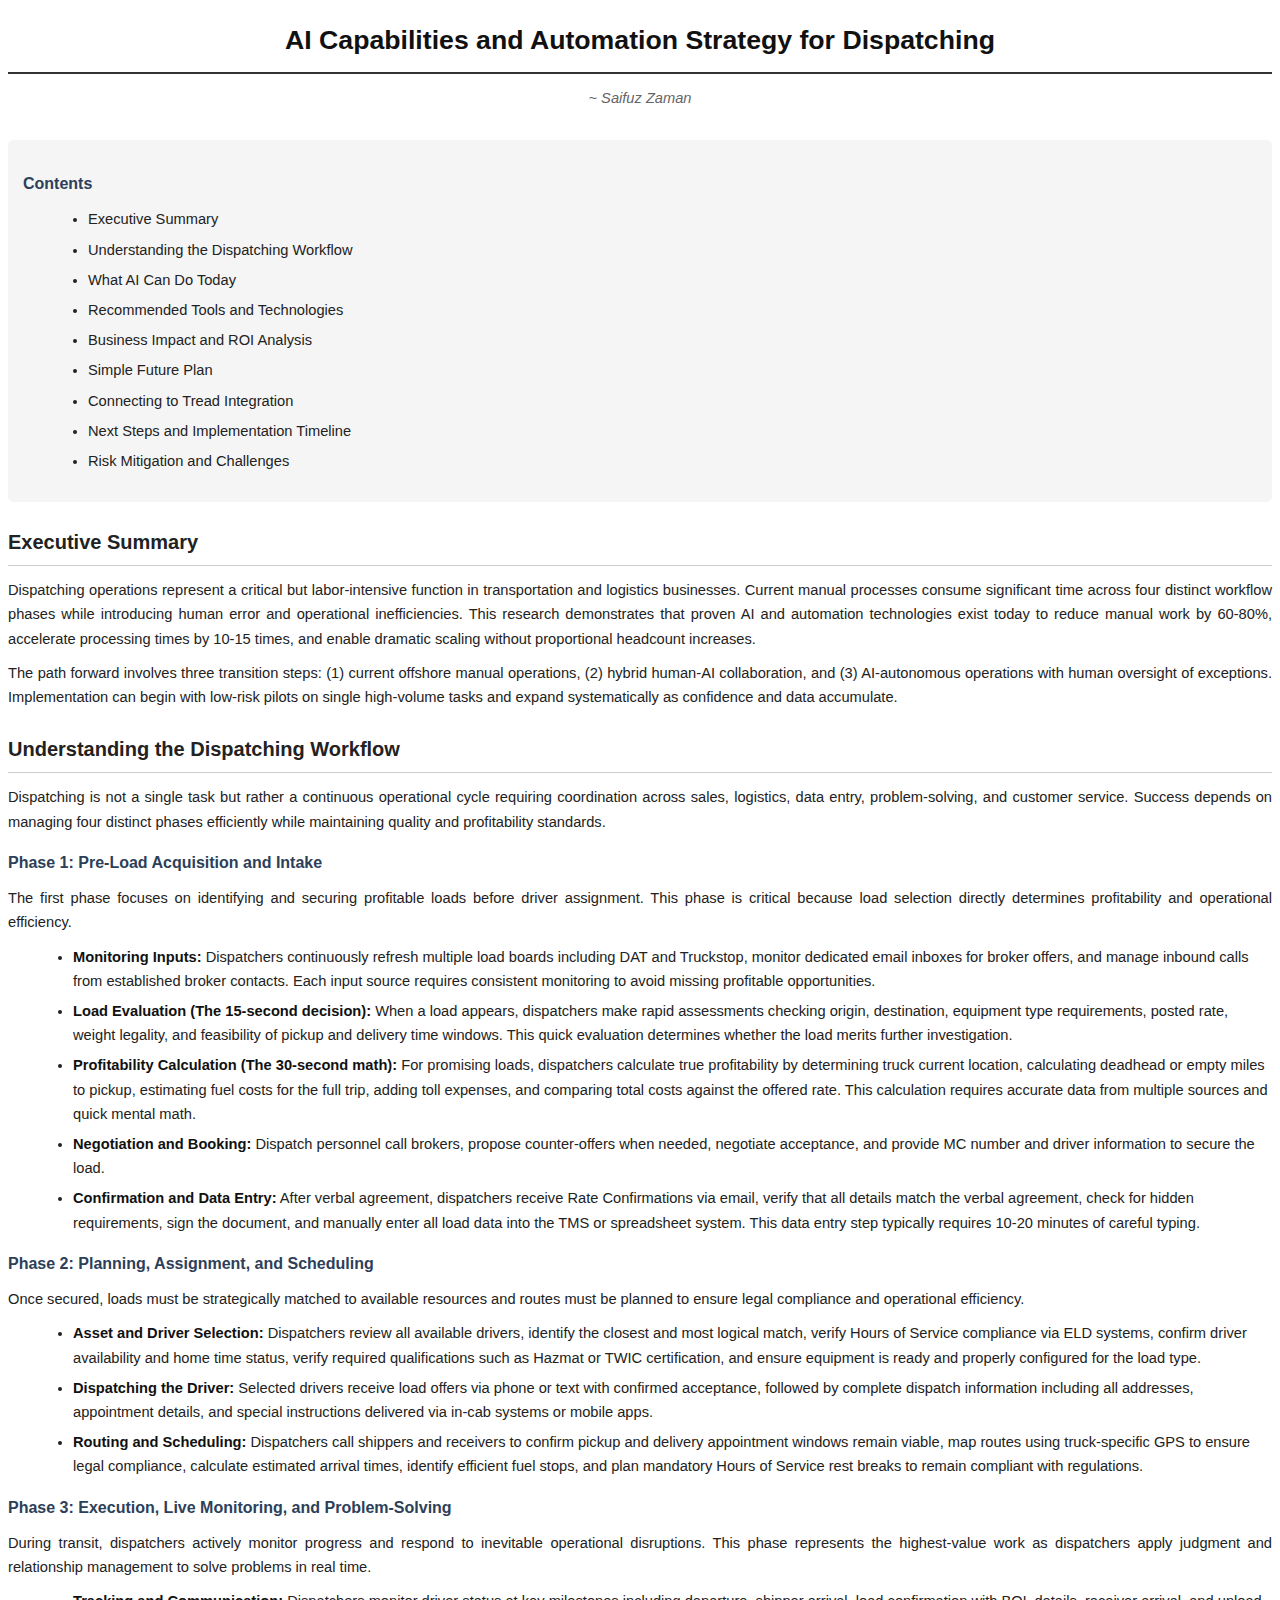
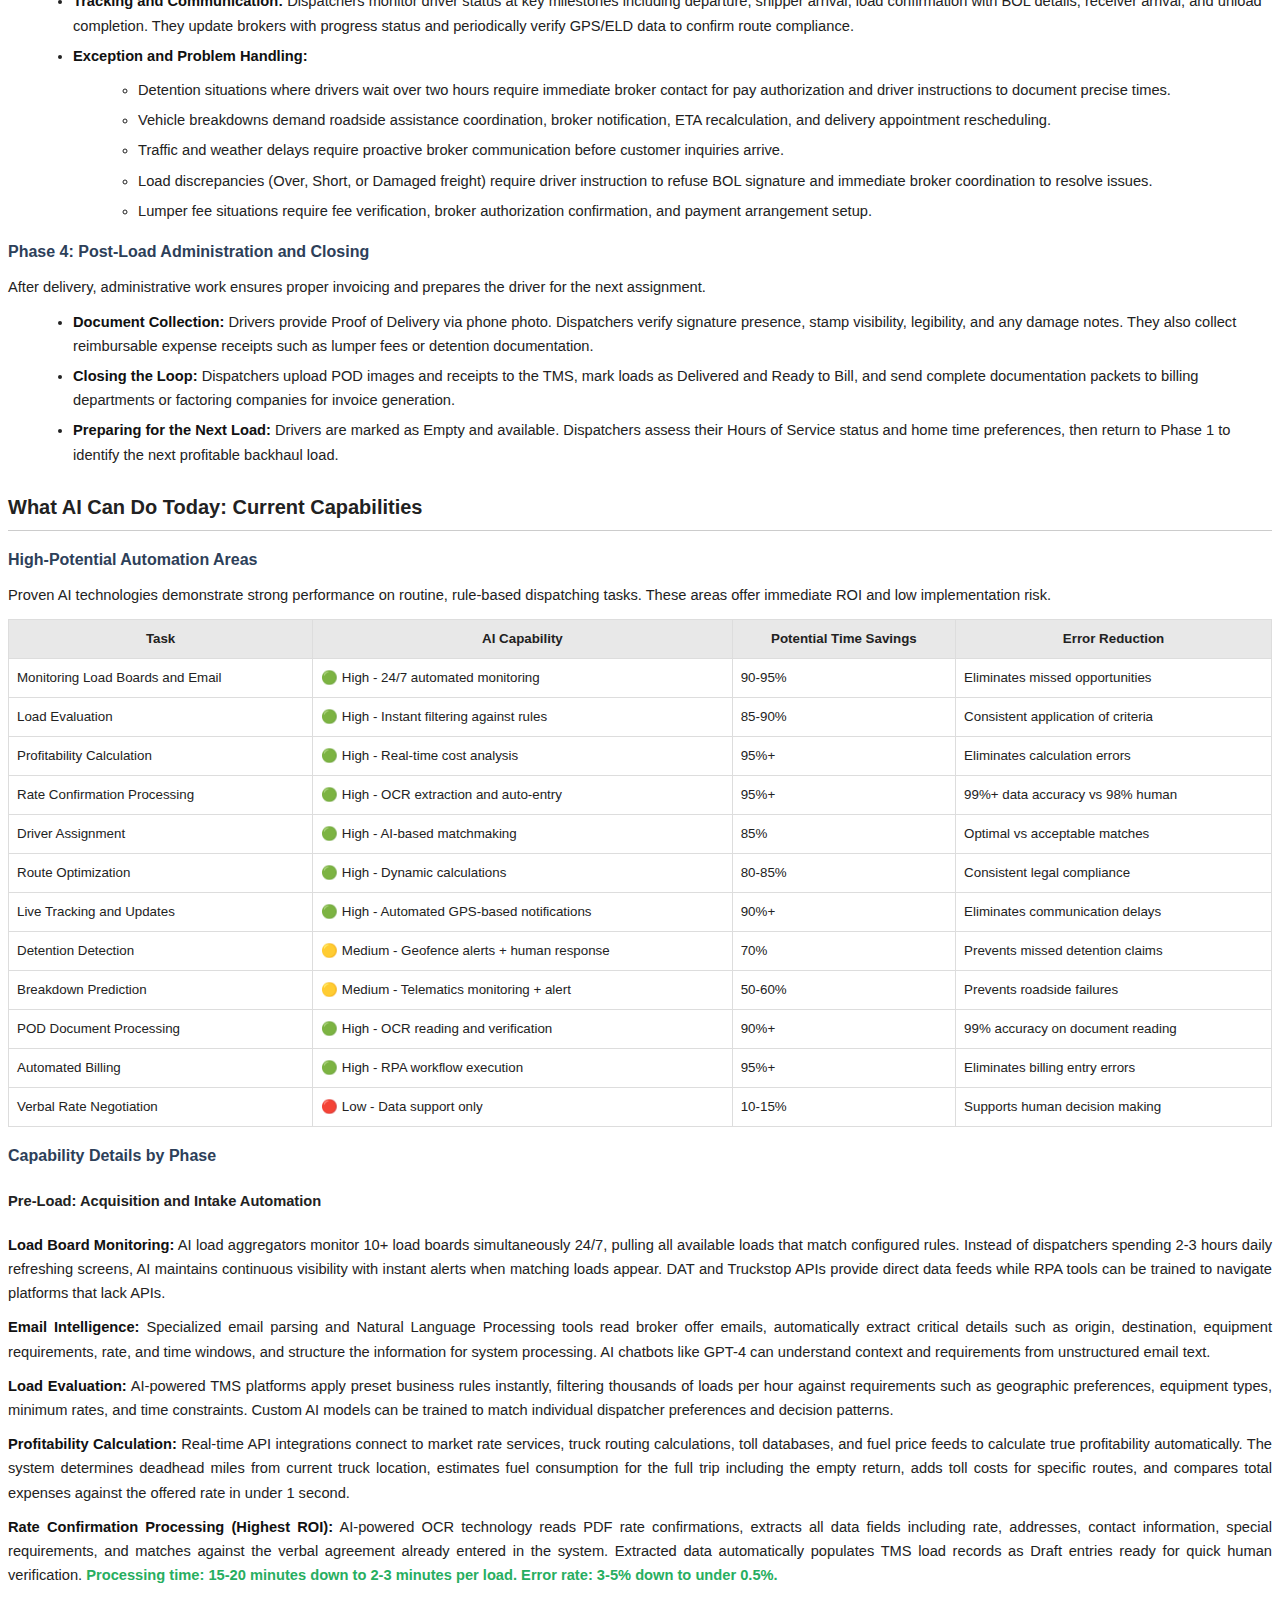
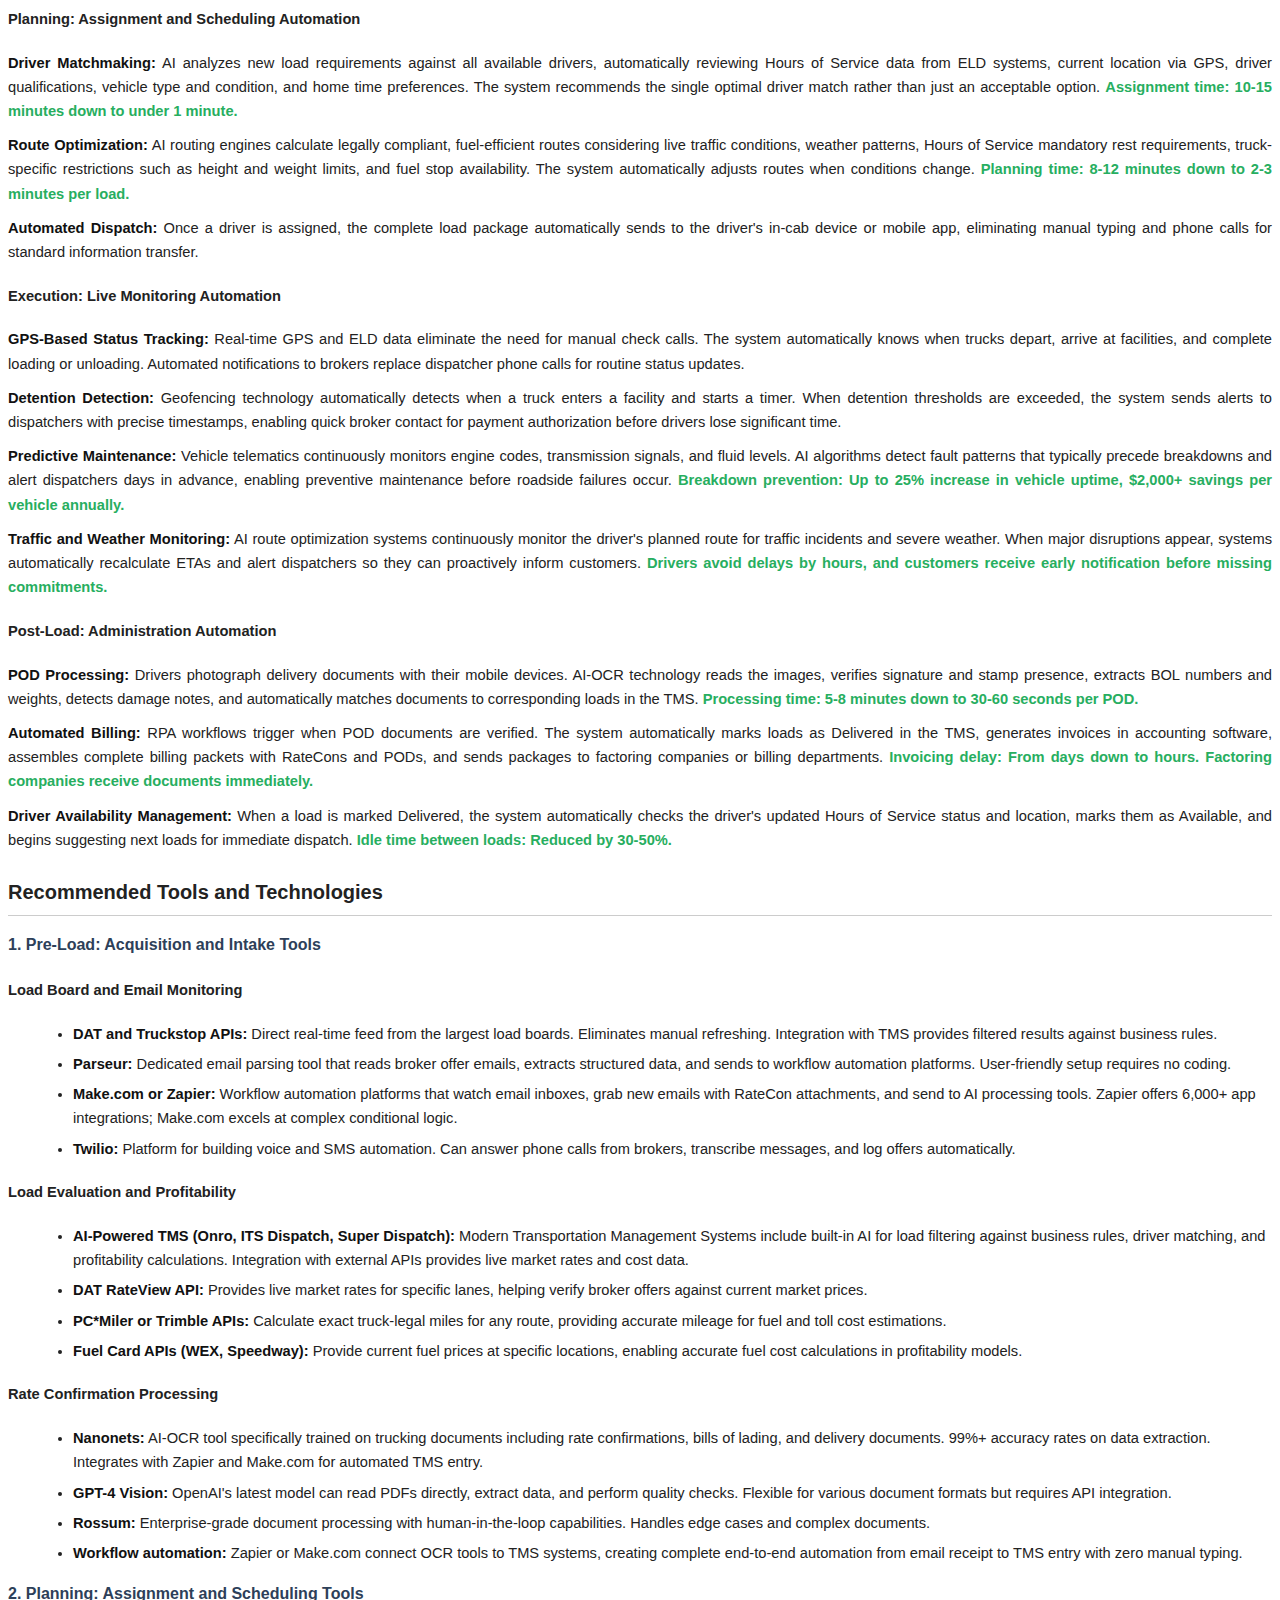
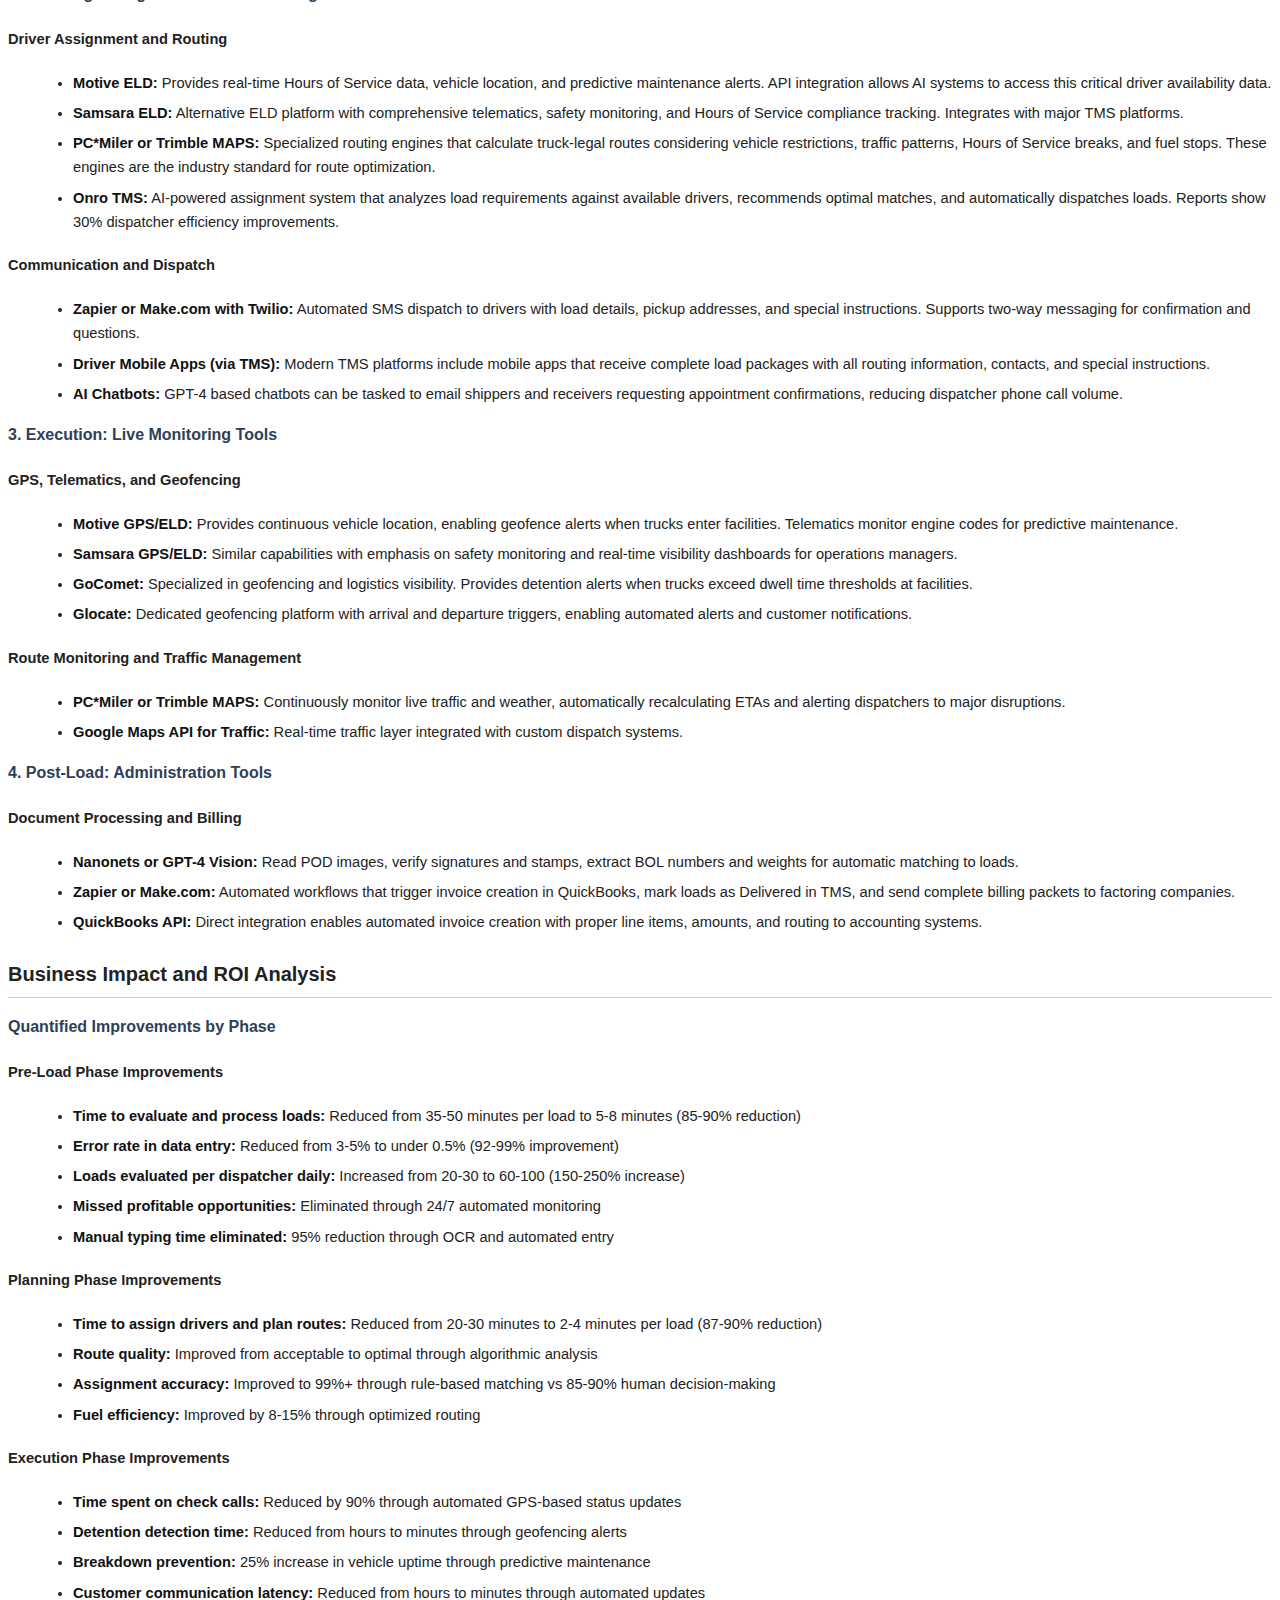
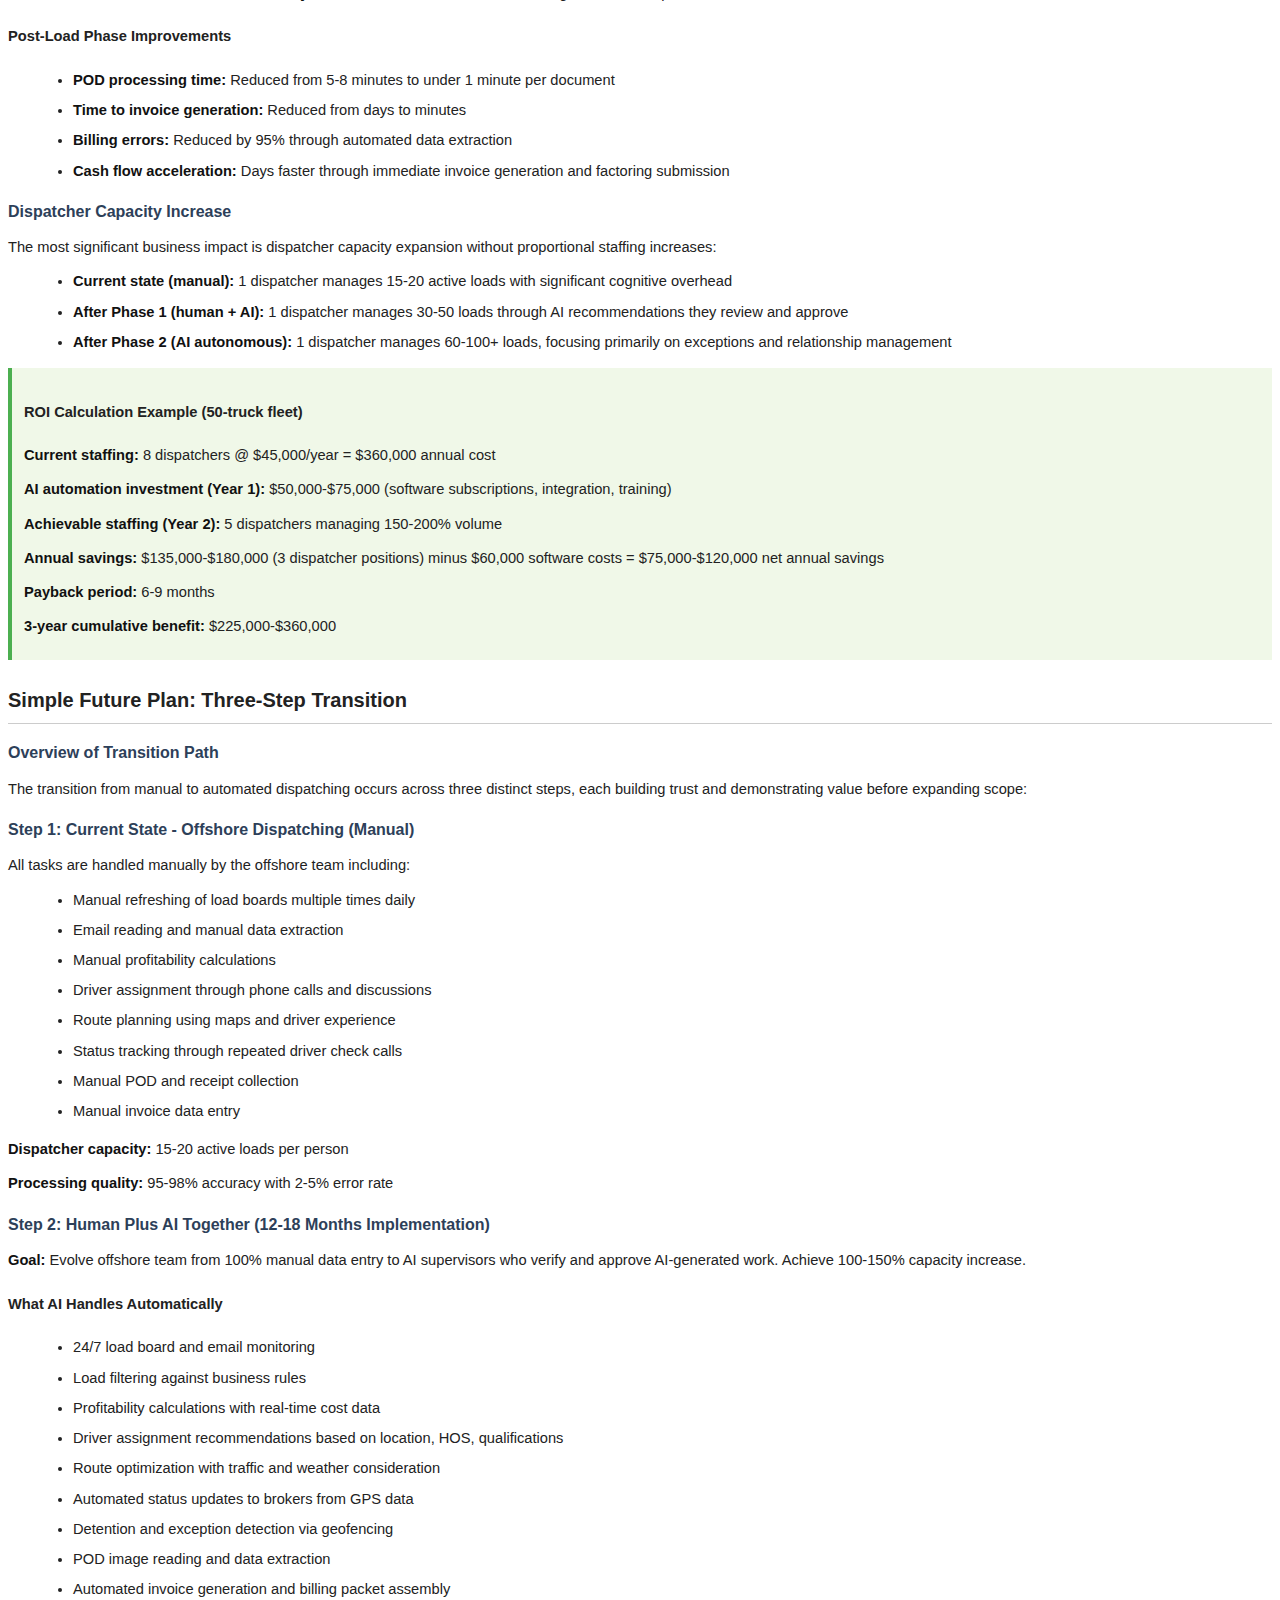
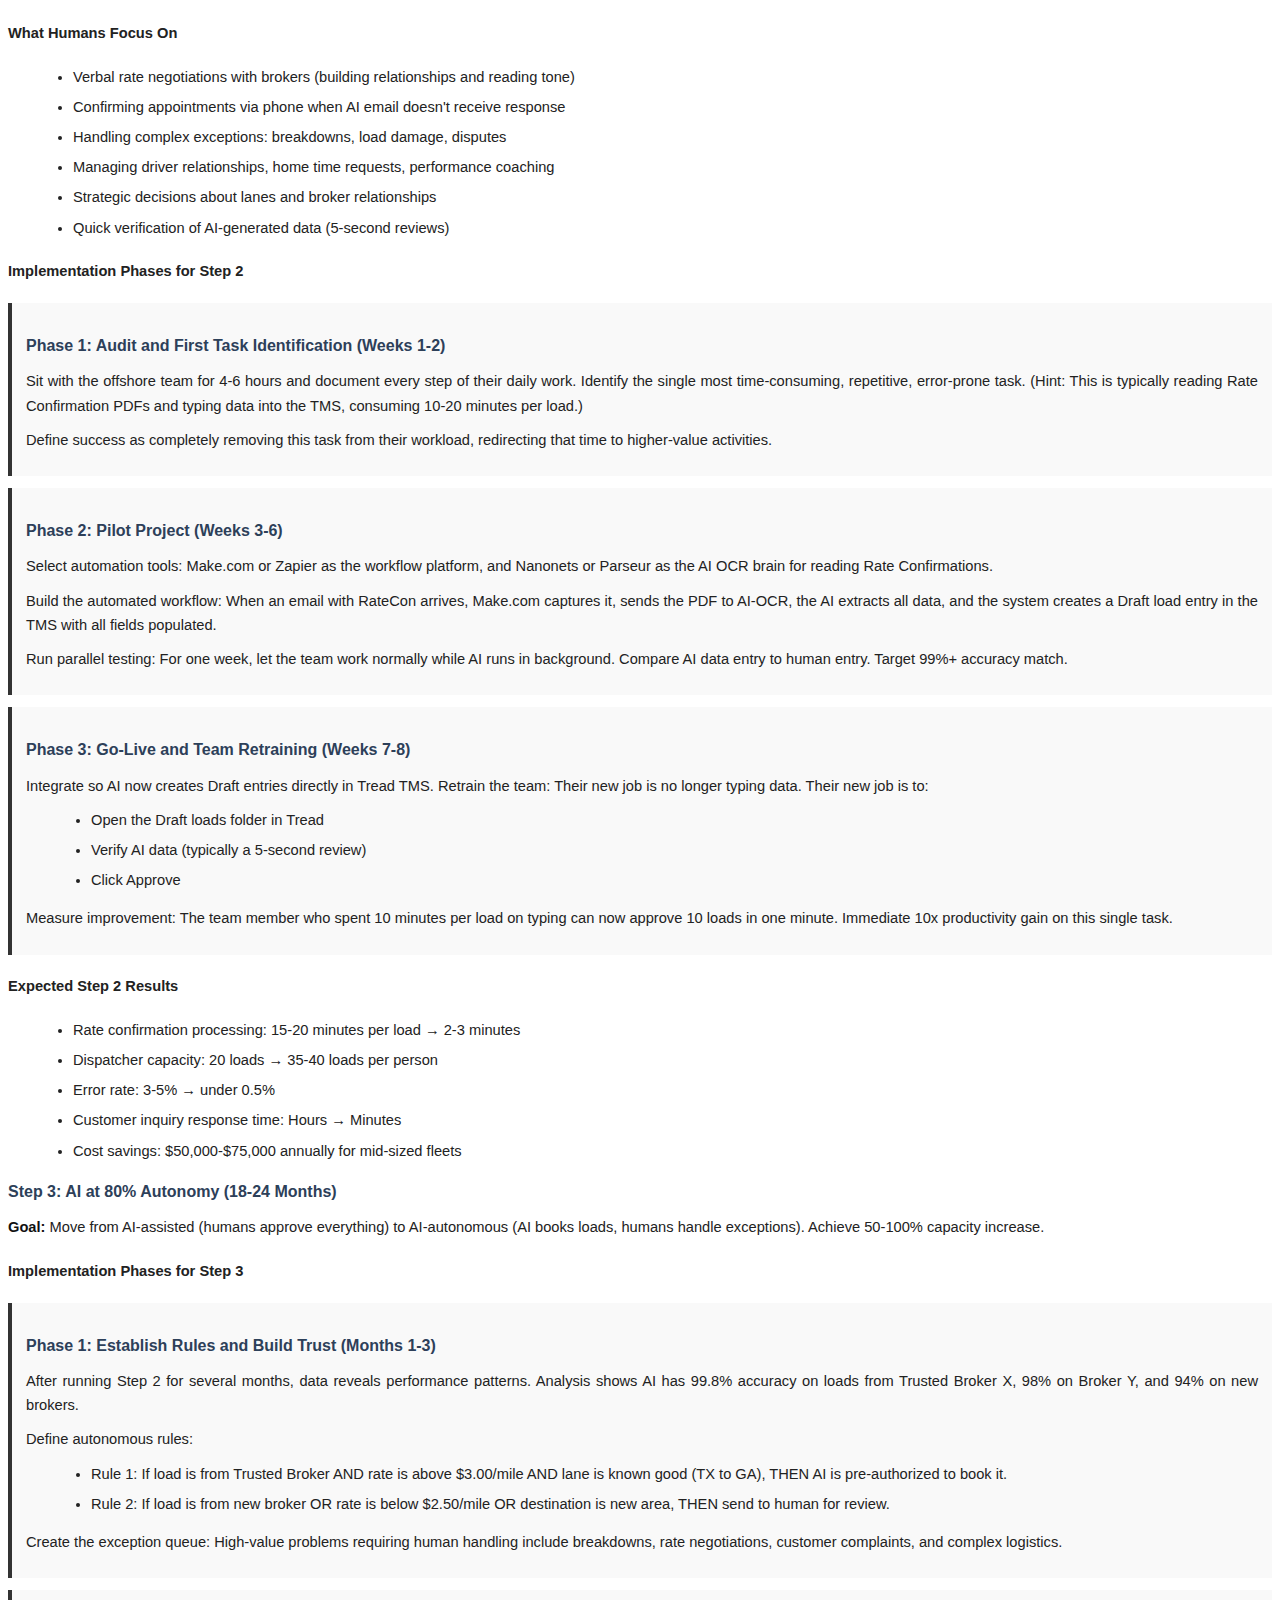
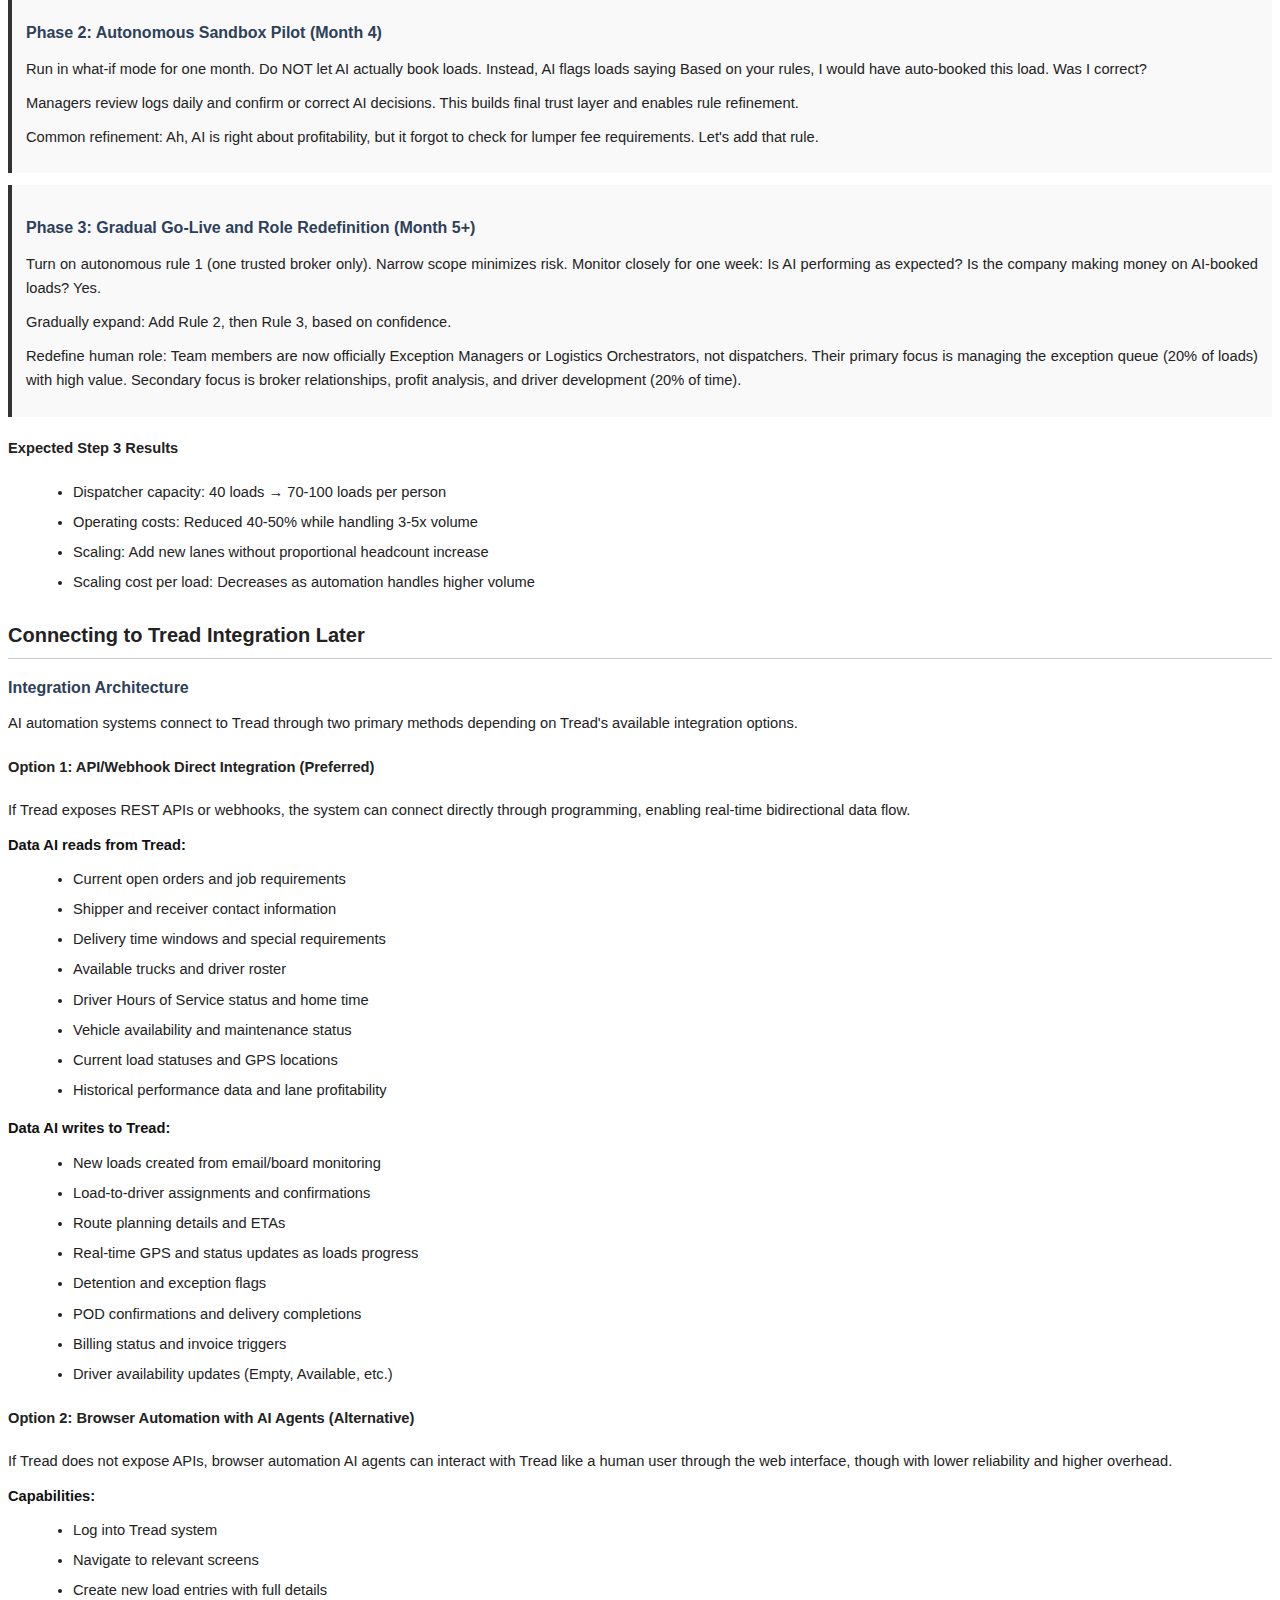
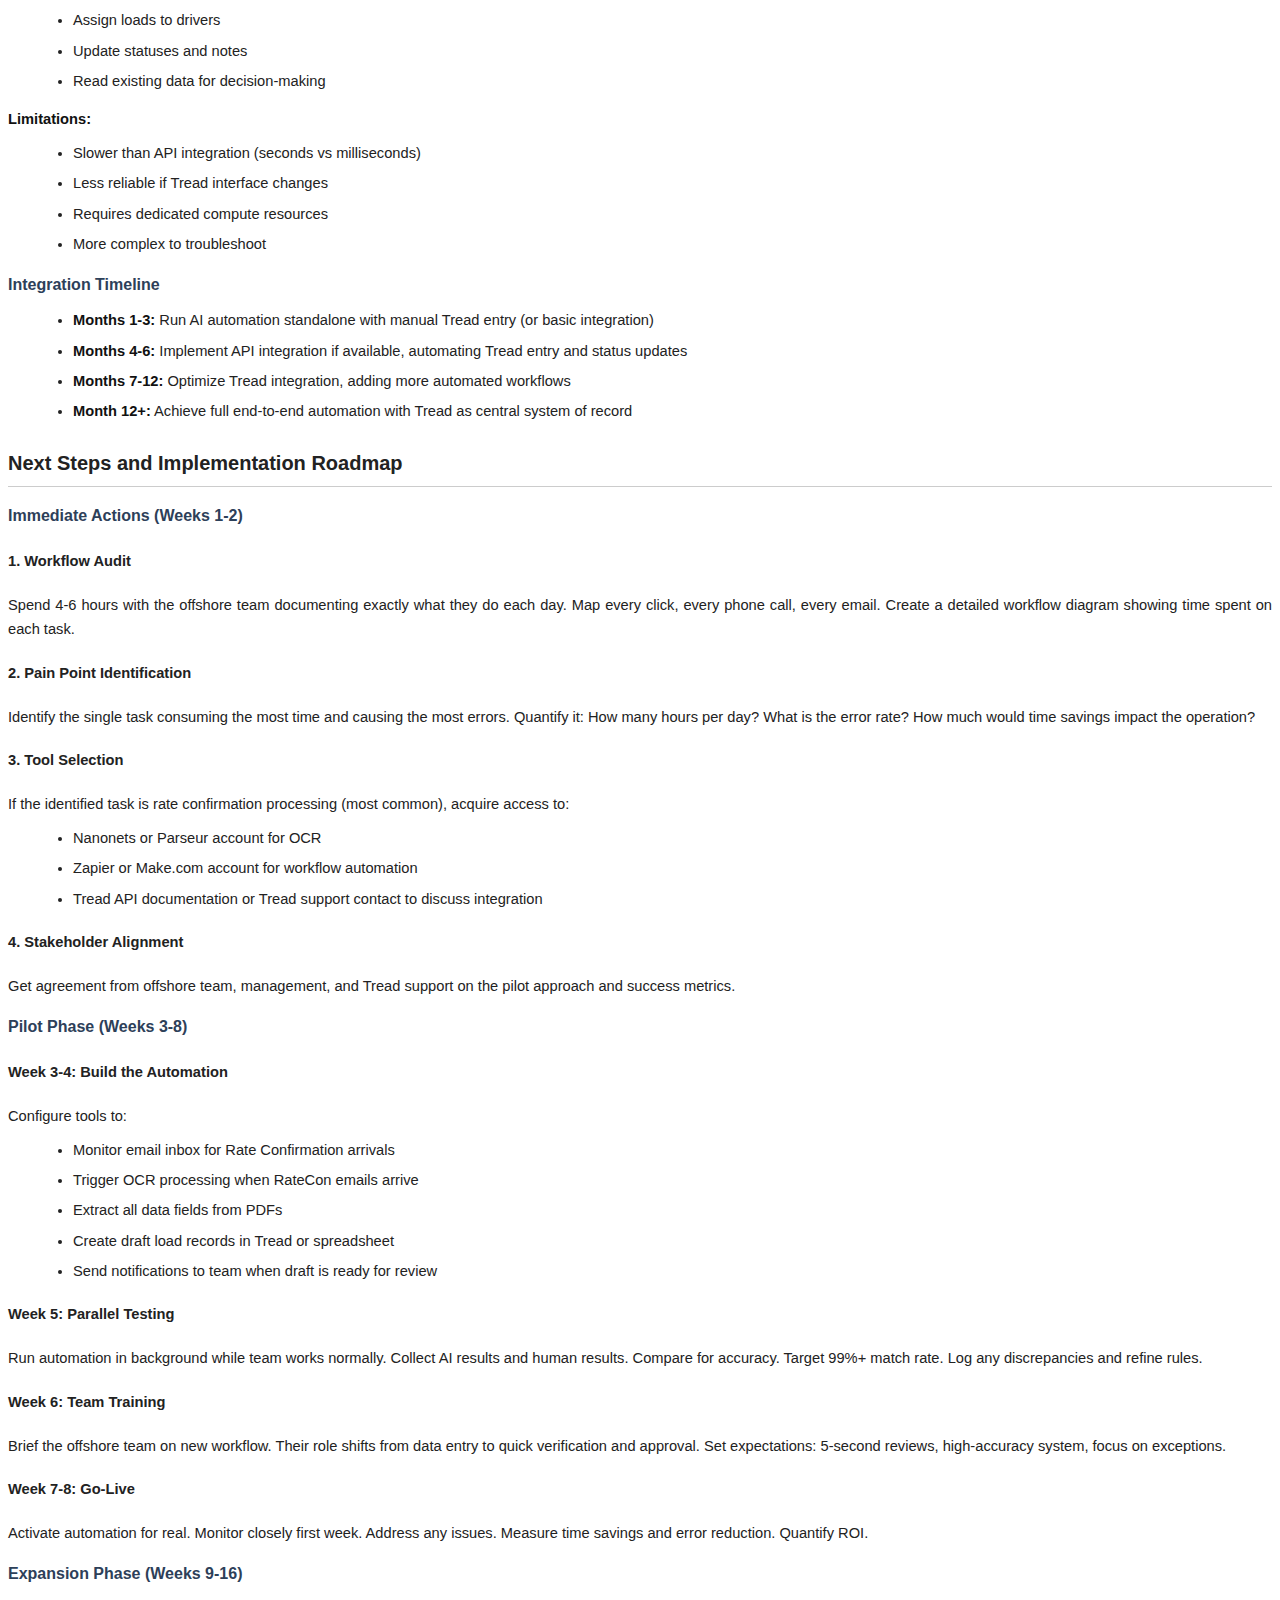
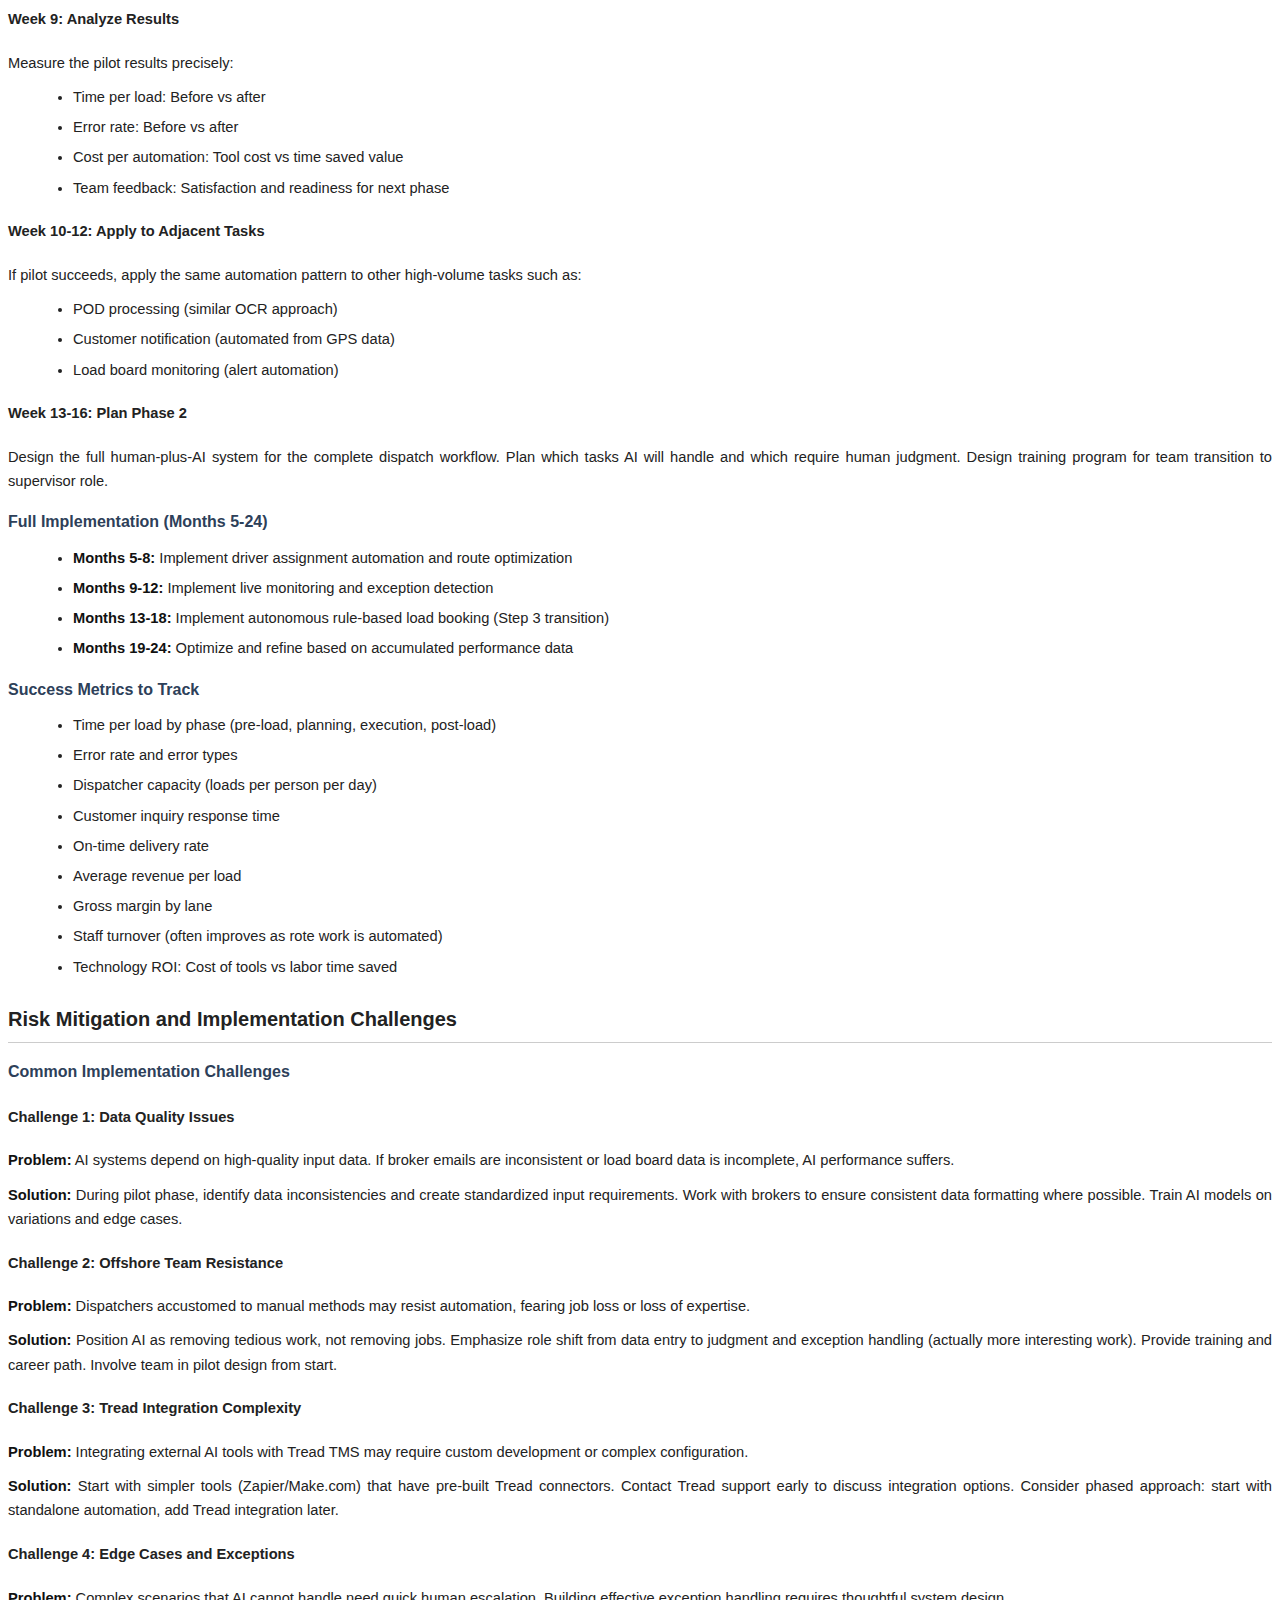
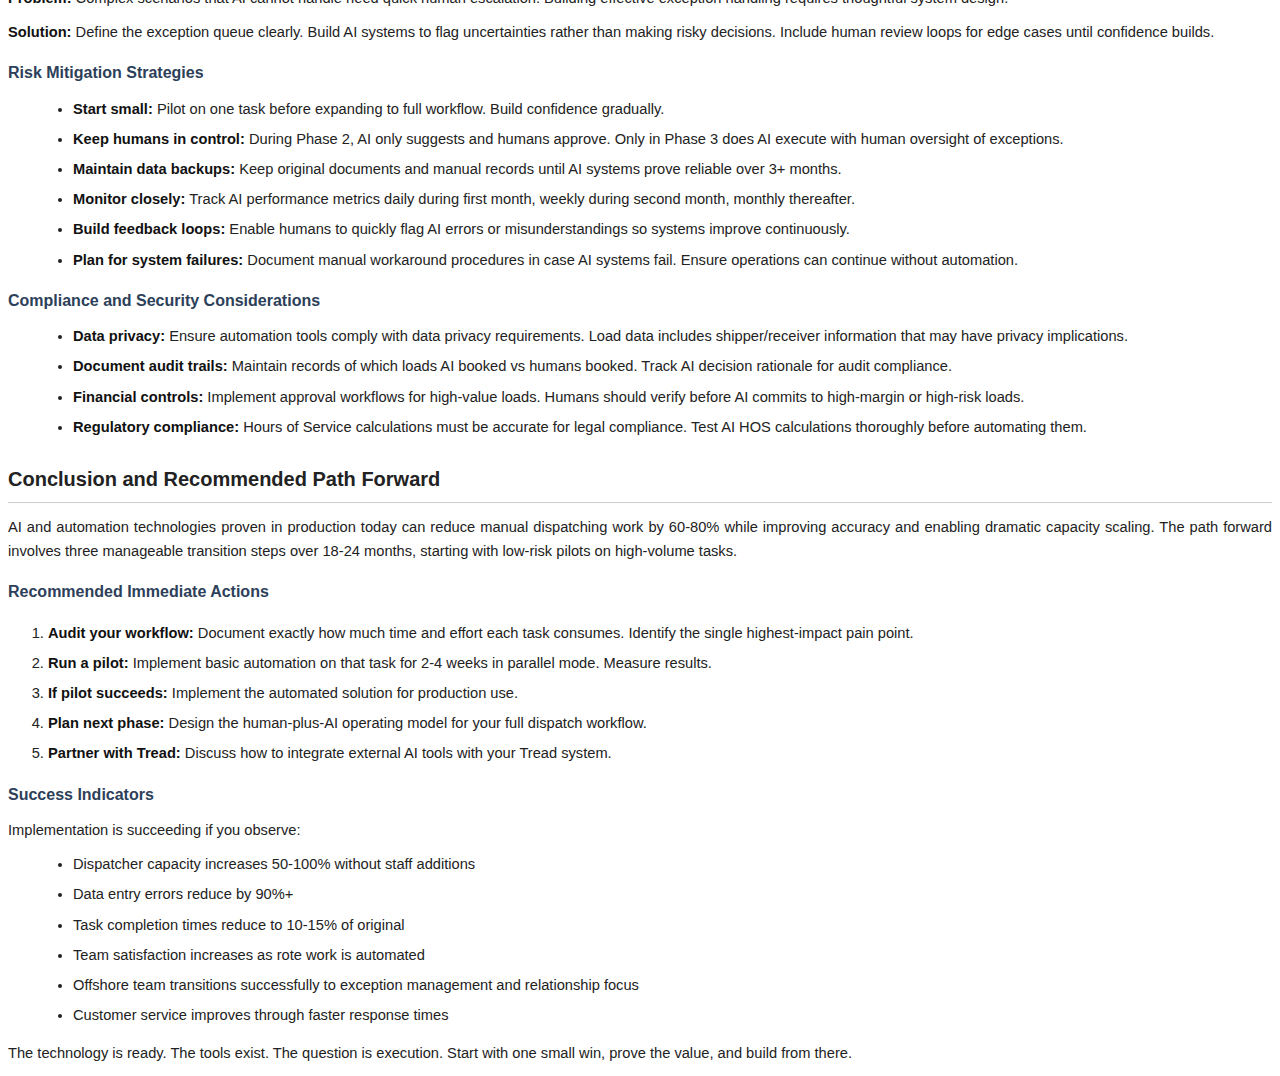
<file: ai-dispatching-research.html>
<!DOCTYPE html>
<html lang="en">
<head>
<meta charset="UTF-8">
<title>AI Capabilities and Automation Strategy for Dispatching</title>
<style>
  @page { size: letter; margin: 0.75in; }
  body { 
    font-family: Calibri, Arial, sans-serif; 
    color: #222; 
    line-height: 1.65; 
    font-size: 11pt; 
  }
  h1 { 
    font-size: 20pt; 
    color: #111; 
    margin-bottom: 12px; 
    text-align: center;
    border-bottom: 2px solid #333;
    padding-bottom: 10px;
  }
  h2 { 
    font-size: 15pt; 
    color: #222; 
    margin: 24px 0 12px; 
    border-bottom: 1px solid #ccc;
    padding-bottom: 6px;
  }
  h3 { 
    font-size: 12pt; 
    color: #2d4059; 
    margin: 16px 0 8px; 
    font-weight: bold;
  }
  p { 
    margin: 10px 0; 
    text-align: justify; 
  }
  ul { 
    margin: 10px 0 14px 25px; 
  }
  li { 
    margin: 6px 0; 
  }
  .step-box {
    background: #f9f9f9;
    padding: 14px;
    margin: 12px 0;
    border-left: 4px solid #333;
  }
  .highlight-box {
    background: #e8f4f8;
    padding: 12px;
    margin: 12px 0;
    border-left: 4px solid #0288d1;
  }
  .roi-box {
    background: #f0f8e8;
    padding: 12px;
    margin: 12px 0;
    border-left: 4px solid #4caf50;
  }
  strong {
    color: #111;
  }
  table {
    width: 100%;
    border-collapse: collapse;
    margin: 12px 0;
    font-size: 10pt;
  }
  table td, table th {
    border: 1px solid #ddd;
    padding: 8px;
  }
  table th {
    background: #e8e8e8;
    font-weight: bold;
  }
  .page-break {
    page-break-after: always;
  }
  .toc {
    background: #f5f5f5;
    padding: 15px;
    margin: 15px 0;
    border-radius: 5px;
  }
  .metric {
    font-weight: bold;
    color: #27ae60;
  }
</style>
</head>
<body>

<h1>AI Capabilities and Automation Strategy for Dispatching</h1>
<div style="text-align: center; margin-bottom: 30px; color: #666; font-style: italic;">~ Saifuz Zaman</div>

<div class="toc">
<h3>Contents</h3>
<ul>
<li>Executive Summary</li>
<li>Understanding the Dispatching Workflow</li>
<li>What AI Can Do Today</li>
<li>Recommended Tools and Technologies</li>
<li>Business Impact and ROI Analysis</li>
<li>Simple Future Plan</li>
<li>Connecting to Tread Integration</li>
<li>Next Steps and Implementation Timeline</li>
<li>Risk Mitigation and Challenges</li>
</ul>
</div>

<h2>Executive Summary</h2>

<p>Dispatching operations represent a critical but labor-intensive function in transportation and logistics businesses. Current manual processes consume significant time across four distinct workflow phases while introducing human error and operational inefficiencies. This research demonstrates that proven AI and automation technologies exist today to reduce manual work by 60-80%, accelerate processing times by 10-15 times, and enable dramatic scaling without proportional headcount increases.</p>

<p>The path forward involves three transition steps: (1) current offshore manual operations, (2) hybrid human-AI collaboration, and (3) AI-autonomous operations with human oversight of exceptions. Implementation can begin with low-risk pilots on single high-volume tasks and expand systematically as confidence and data accumulate.</p>

<div class="page-break"></div>

<h2>Understanding the Dispatching Workflow</h2>

<p>Dispatching is not a single task but rather a continuous operational cycle requiring coordination across sales, logistics, data entry, problem-solving, and customer service. Success depends on managing four distinct phases efficiently while maintaining quality and profitability standards.</p>

<h3>Phase 1: Pre-Load Acquisition and Intake</h3>

<p>The first phase focuses on identifying and securing profitable loads before driver assignment. This phase is critical because load selection directly determines profitability and operational efficiency.</p>

<ul>
<li><strong>Monitoring Inputs:</strong> Dispatchers continuously refresh multiple load boards including DAT and Truckstop, monitor dedicated email inboxes for broker offers, and manage inbound calls from established broker contacts. Each input source requires consistent monitoring to avoid missing profitable opportunities.</li>
<li><strong>Load Evaluation (The 15-second decision):</strong> When a load appears, dispatchers make rapid assessments checking origin, destination, equipment type requirements, posted rate, weight legality, and feasibility of pickup and delivery time windows. This quick evaluation determines whether the load merits further investigation.</li>
<li><strong>Profitability Calculation (The 30-second math):</strong> For promising loads, dispatchers calculate true profitability by determining truck current location, calculating deadhead or empty miles to pickup, estimating fuel costs for the full trip, adding toll expenses, and comparing total costs against the offered rate. This calculation requires accurate data from multiple sources and quick mental math.</li>
<li><strong>Negotiation and Booking:</strong> Dispatch personnel call brokers, propose counter-offers when needed, negotiate acceptance, and provide MC number and driver information to secure the load.</li>
<li><strong>Confirmation and Data Entry:</strong> After verbal agreement, dispatchers receive Rate Confirmations via email, verify that all details match the verbal agreement, check for hidden requirements, sign the document, and manually enter all load data into the TMS or spreadsheet system. This data entry step typically requires 10-20 minutes of careful typing.</li>
</ul>

<h3>Phase 2: Planning, Assignment, and Scheduling</h3>

<p>Once secured, loads must be strategically matched to available resources and routes must be planned to ensure legal compliance and operational efficiency.</p>

<ul>
<li><strong>Asset and Driver Selection:</strong> Dispatchers review all available drivers, identify the closest and most logical match, verify Hours of Service compliance via ELD systems, confirm driver availability and home time status, verify required qualifications such as Hazmat or TWIC certification, and ensure equipment is ready and properly configured for the load type.</li>
<li><strong>Dispatching the Driver:</strong> Selected drivers receive load offers via phone or text with confirmed acceptance, followed by complete dispatch information including all addresses, appointment details, and special instructions delivered via in-cab systems or mobile apps.</li>
<li><strong>Routing and Scheduling:</strong> Dispatchers call shippers and receivers to confirm pickup and delivery appointment windows remain viable, map routes using truck-specific GPS to ensure legal compliance, calculate estimated arrival times, identify efficient fuel stops, and plan mandatory Hours of Service rest breaks to remain compliant with regulations.</li>
</ul>

<h3>Phase 3: Execution, Live Monitoring, and Problem-Solving</h3>

<p>During transit, dispatchers actively monitor progress and respond to inevitable operational disruptions. This phase represents the highest-value work as dispatchers apply judgment and relationship management to solve problems in real time.</p>

<ul>
<li><strong>Tracking and Communication:</strong> Dispatchers monitor driver status at key milestones including departure, shipper arrival, load confirmation with BOL details, receiver arrival, and unload completion. They update brokers with progress status and periodically verify GPS/ELD data to confirm route compliance.</li>
<li><strong>Exception and Problem Handling:</strong>
<ul>
<li>Detention situations where drivers wait over two hours require immediate broker contact for pay authorization and driver instructions to document precise times.</li>
<li>Vehicle breakdowns demand roadside assistance coordination, broker notification, ETA recalculation, and delivery appointment rescheduling.</li>
<li>Traffic and weather delays require proactive broker communication before customer inquiries arrive.</li>
<li>Load discrepancies (Over, Short, or Damaged freight) require driver instruction to refuse BOL signature and immediate broker coordination to resolve issues.</li>
<li>Lumper fee situations require fee verification, broker authorization confirmation, and payment arrangement setup.</li>
</ul>
</li>
</ul>

<h3>Phase 4: Post-Load Administration and Closing</h3>

<p>After delivery, administrative work ensures proper invoicing and prepares the driver for the next assignment.</p>

<ul>
<li><strong>Document Collection:</strong> Drivers provide Proof of Delivery via phone photo. Dispatchers verify signature presence, stamp visibility, legibility, and any damage notes. They also collect reimbursable expense receipts such as lumper fees or detention documentation.</li>
<li><strong>Closing the Loop:</strong> Dispatchers upload POD images and receipts to the TMS, mark loads as Delivered and Ready to Bill, and send complete documentation packets to billing departments or factoring companies for invoice generation.</li>
<li><strong>Preparing for the Next Load:</strong> Drivers are marked as Empty and available. Dispatchers assess their Hours of Service status and home time preferences, then return to Phase 1 to identify the next profitable backhaul load.</li>
</ul>

<div class="page-break"></div>

<h2>What AI Can Do Today: Current Capabilities</h2>

<h3>High-Potential Automation Areas</h3>

<p>Proven AI technologies demonstrate strong performance on routine, rule-based dispatching tasks. These areas offer immediate ROI and low implementation risk.</p>

<table>
<tr>
<th>Task</th>
<th>AI Capability</th>
<th>Potential Time Savings</th>
<th>Error Reduction</th>
</tr>
<tr>
<td>Monitoring Load Boards and Email</td>
<td>🟢 High - 24/7 automated monitoring</td>
<td>90-95%</td>
<td>Eliminates missed opportunities</td>
</tr>
<tr>
<td>Load Evaluation</td>
<td>🟢 High - Instant filtering against rules</td>
<td>85-90%</td>
<td>Consistent application of criteria</td>
</tr>
<tr>
<td>Profitability Calculation</td>
<td>🟢 High - Real-time cost analysis</td>
<td>95%+</td>
<td>Eliminates calculation errors</td>
</tr>
<tr>
<td>Rate Confirmation Processing</td>
<td>🟢 High - OCR extraction and auto-entry</td>
<td>95%+</td>
<td>99%+ data accuracy vs 98% human</td>
</tr>
<tr>
<td>Driver Assignment</td>
<td>🟢 High - AI-based matchmaking</td>
<td>85%</td>
<td>Optimal vs acceptable matches</td>
</tr>
<tr>
<td>Route Optimization</td>
<td>🟢 High - Dynamic calculations</td>
<td>80-85%</td>
<td>Consistent legal compliance</td>
</tr>
<tr>
<td>Live Tracking and Updates</td>
<td>🟢 High - Automated GPS-based notifications</td>
<td>90%+</td>
<td>Eliminates communication delays</td>
</tr>
<tr>
<td>Detention Detection</td>
<td>🟡 Medium - Geofence alerts + human response</td>
<td>70%</td>
<td>Prevents missed detention claims</td>
</tr>
<tr>
<td>Breakdown Prediction</td>
<td>🟡 Medium - Telematics monitoring + alert</td>
<td>50-60%</td>
<td>Prevents roadside failures</td>
</tr>
<tr>
<td>POD Document Processing</td>
<td>🟢 High - OCR reading and verification</td>
<td>90%+</td>
<td>99% accuracy on document reading</td>
</tr>
<tr>
<td>Automated Billing</td>
<td>🟢 High - RPA workflow execution</td>
<td>95%+</td>
<td>Eliminates billing entry errors</td>
</tr>
<tr>
<td>Verbal Rate Negotiation</td>
<td>🔴 Low - Data support only</td>
<td>10-15%</td>
<td>Supports human decision making</td>
</tr>
</table>

<h3>Capability Details by Phase</h3>

<h4>Pre-Load: Acquisition and Intake Automation</h4>

<p><strong>Load Board Monitoring:</strong> AI load aggregators monitor 10+ load boards simultaneously 24/7, pulling all available loads that match configured rules. Instead of dispatchers spending 2-3 hours daily refreshing screens, AI maintains continuous visibility with instant alerts when matching loads appear. DAT and Truckstop APIs provide direct data feeds while RPA tools can be trained to navigate platforms that lack APIs.</p>

<p><strong>Email Intelligence:</strong> Specialized email parsing and Natural Language Processing tools read broker offer emails, automatically extract critical details such as origin, destination, equipment requirements, rate, and time windows, and structure the information for system processing. AI chatbots like GPT-4 can understand context and requirements from unstructured email text.</p>

<p><strong>Load Evaluation:</strong> AI-powered TMS platforms apply preset business rules instantly, filtering thousands of loads per hour against requirements such as geographic preferences, equipment types, minimum rates, and time constraints. Custom AI models can be trained to match individual dispatcher preferences and decision patterns.</p>

<p><strong>Profitability Calculation:</strong> Real-time API integrations connect to market rate services, truck routing calculations, toll databases, and fuel price feeds to calculate true profitability automatically. The system determines deadhead miles from current truck location, estimates fuel consumption for the full trip including the empty return, adds toll costs for specific routes, and compares total expenses against the offered rate in under 1 second.</p>

<p><strong>Rate Confirmation Processing (Highest ROI):</strong> AI-powered OCR technology reads PDF rate confirmations, extracts all data fields including rate, addresses, contact information, special requirements, and matches against the verbal agreement already entered in the system. Extracted data automatically populates TMS load records as Draft entries ready for quick human verification. <span class="metric">Processing time: 15-20 minutes down to 2-3 minutes per load. Error rate: 3-5% down to under 0.5%.</span></p>

<h4>Planning: Assignment and Scheduling Automation</h4>

<p><strong>Driver Matchmaking:</strong> AI analyzes new load requirements against all available drivers, automatically reviewing Hours of Service data from ELD systems, current location via GPS, driver qualifications, vehicle type and condition, and home time preferences. The system recommends the single optimal driver match rather than just an acceptable option. <span class="metric">Assignment time: 10-15 minutes down to under 1 minute.</span></p>

<p><strong>Route Optimization:</strong> AI routing engines calculate legally compliant, fuel-efficient routes considering live traffic conditions, weather patterns, Hours of Service mandatory rest requirements, truck-specific restrictions such as height and weight limits, and fuel stop availability. The system automatically adjusts routes when conditions change. <span class="metric">Planning time: 8-12 minutes down to 2-3 minutes per load.</span></p>

<p><strong>Automated Dispatch:</strong> Once a driver is assigned, the complete load package automatically sends to the driver's in-cab device or mobile app, eliminating manual typing and phone calls for standard information transfer.</p>

<h4>Execution: Live Monitoring Automation</h4>

<p><strong>GPS-Based Status Tracking:</strong> Real-time GPS and ELD data eliminate the need for manual check calls. The system automatically knows when trucks depart, arrive at facilities, and complete loading or unloading. Automated notifications to brokers replace dispatcher phone calls for routine status updates.</p>

<p><strong>Detention Detection:</strong> Geofencing technology automatically detects when a truck enters a facility and starts a timer. When detention thresholds are exceeded, the system sends alerts to dispatchers with precise timestamps, enabling quick broker contact for payment authorization before drivers lose significant time.</p>

<p><strong>Predictive Maintenance:</strong> Vehicle telematics continuously monitors engine codes, transmission signals, and fluid levels. AI algorithms detect fault patterns that typically precede breakdowns and alert dispatchers days in advance, enabling preventive maintenance before roadside failures occur. <span class="metric">Breakdown prevention: Up to 25% increase in vehicle uptime, $2,000+ savings per vehicle annually.</span></p>

<p><strong>Traffic and Weather Monitoring:</strong> AI route optimization systems continuously monitor the driver's planned route for traffic incidents and severe weather. When major disruptions appear, systems automatically recalculate ETAs and alert dispatchers so they can proactively inform customers. <span class="metric">Drivers avoid delays by hours, and customers receive early notification before missing commitments.</span></p>

<h4>Post-Load: Administration Automation</h4>

<p><strong>POD Processing:</strong> Drivers photograph delivery documents with their mobile devices. AI-OCR technology reads the images, verifies signature and stamp presence, extracts BOL numbers and weights, detects damage notes, and automatically matches documents to corresponding loads in the TMS. <span class="metric">Processing time: 5-8 minutes down to 30-60 seconds per POD.</span></p>

<p><strong>Automated Billing:</strong> RPA workflows trigger when POD documents are verified. The system automatically marks loads as Delivered in the TMS, generates invoices in accounting software, assembles complete billing packets with RateCons and PODs, and sends packages to factoring companies or billing departments. <span class="metric">Invoicing delay: From days down to hours. Factoring companies receive documents immediately.</span></p>

<p><strong>Driver Availability Management:</strong> When a load is marked Delivered, the system automatically checks the driver's updated Hours of Service status and location, marks them as Available, and begins suggesting next loads for immediate dispatch. <span class="metric">Idle time between loads: Reduced by 30-50%.</span></p>

<div class="page-break"></div>

<h2>Recommended Tools and Technologies</h2>

<h3>1. Pre-Load: Acquisition and Intake Tools</h3>

<h4>Load Board and Email Monitoring</h4>
<ul>
<li><strong>DAT and Truckstop APIs:</strong> Direct real-time feed from the largest load boards. Eliminates manual refreshing. Integration with TMS provides filtered results against business rules.</li>
<li><strong>Parseur:</strong> Dedicated email parsing tool that reads broker offer emails, extracts structured data, and sends to workflow automation platforms. User-friendly setup requires no coding.</li>
<li><strong>Make.com or Zapier:</strong> Workflow automation platforms that watch email inboxes, grab new emails with RateCon attachments, and send to AI processing tools. Zapier offers 6,000+ app integrations; Make.com excels at complex conditional logic.</li>
<li><strong>Twilio:</strong> Platform for building voice and SMS automation. Can answer phone calls from brokers, transcribe messages, and log offers automatically.</li>
</ul>

<h4>Load Evaluation and Profitability</h4>
<ul>
<li><strong>AI-Powered TMS (Onro, ITS Dispatch, Super Dispatch):</strong> Modern Transportation Management Systems include built-in AI for load filtering against business rules, driver matching, and profitability calculations. Integration with external APIs provides live market rates and cost data.</li>
<li><strong>DAT RateView API:</strong> Provides live market rates for specific lanes, helping verify broker offers against current market prices.</li>
<li><strong>PC*Miler or Trimble APIs:</strong> Calculate exact truck-legal miles for any route, providing accurate mileage for fuel and toll cost estimations.</li>
<li><strong>Fuel Card APIs (WEX, Speedway):</strong> Provide current fuel prices at specific locations, enabling accurate fuel cost calculations in profitability models.</li>
</ul>

<h4>Rate Confirmation Processing</h4>
<ul>
<li><strong>Nanonets:</strong> AI-OCR tool specifically trained on trucking documents including rate confirmations, bills of lading, and delivery documents. 99%+ accuracy rates on data extraction. Integrates with Zapier and Make.com for automated TMS entry.</li>
<li><strong>GPT-4 Vision:</strong> OpenAI's latest model can read PDFs directly, extract data, and perform quality checks. Flexible for various document formats but requires API integration.</li>
<li><strong>Rossum:</strong> Enterprise-grade document processing with human-in-the-loop capabilities. Handles edge cases and complex documents.</li>
<li><strong>Workflow automation:</strong> Zapier or Make.com connect OCR tools to TMS systems, creating complete end-to-end automation from email receipt to TMS entry with zero manual typing.</li>
</ul>

<h3>2. Planning: Assignment and Scheduling Tools</h3>

<h4>Driver Assignment and Routing</h4>
<ul>
<li><strong>Motive ELD:</strong> Provides real-time Hours of Service data, vehicle location, and predictive maintenance alerts. API integration allows AI systems to access this critical driver availability data.</li>
<li><strong>Samsara ELD:</strong> Alternative ELD platform with comprehensive telematics, safety monitoring, and Hours of Service compliance tracking. Integrates with major TMS platforms.</li>
<li><strong>PC*Miler or Trimble MAPS:</strong> Specialized routing engines that calculate truck-legal routes considering vehicle restrictions, traffic patterns, Hours of Service breaks, and fuel stops. These engines are the industry standard for route optimization.</li>
<li><strong>Onro TMS:</strong> AI-powered assignment system that analyzes load requirements against available drivers, recommends optimal matches, and automatically dispatches loads. Reports show 30% dispatcher efficiency improvements.</li>
</ul>

<h4>Communication and Dispatch</h4>
<ul>
<li><strong>Zapier or Make.com with Twilio:</strong> Automated SMS dispatch to drivers with load details, pickup addresses, and special instructions. Supports two-way messaging for confirmation and questions.</li>
<li><strong>Driver Mobile Apps (via TMS):</strong> Modern TMS platforms include mobile apps that receive complete load packages with all routing information, contacts, and special instructions.</li>
<li><strong>AI Chatbots:</strong> GPT-4 based chatbots can be tasked to email shippers and receivers requesting appointment confirmations, reducing dispatcher phone call volume.</li>
</ul>

<h3>3. Execution: Live Monitoring Tools</h3>

<h4>GPS, Telematics, and Geofencing</h4>
<ul>
<li><strong>Motive GPS/ELD:</strong> Provides continuous vehicle location, enabling geofence alerts when trucks enter facilities. Telematics monitor engine codes for predictive maintenance.</li>
<li><strong>Samsara GPS/ELD:</strong> Similar capabilities with emphasis on safety monitoring and real-time visibility dashboards for operations managers.</li>
<li><strong>GoComet:</strong> Specialized in geofencing and logistics visibility. Provides detention alerts when trucks exceed dwell time thresholds at facilities.</li>
<li><strong>Glocate:</strong> Dedicated geofencing platform with arrival and departure triggers, enabling automated alerts and customer notifications.</li>
</ul>

<h4>Route Monitoring and Traffic Management</h4>
<ul>
<li><strong>PC*Miler or Trimble MAPS:</strong> Continuously monitor live traffic and weather, automatically recalculating ETAs and alerting dispatchers to major disruptions.</li>
<li><strong>Google Maps API for Traffic:</strong> Real-time traffic layer integrated with custom dispatch systems.</li>
</ul>

<h3>4. Post-Load: Administration Tools</h3>

<h4>Document Processing and Billing</h4>
<ul>
<li><strong>Nanonets or GPT-4 Vision:</strong> Read POD images, verify signatures and stamps, extract BOL numbers and weights for automatic matching to loads.</li>
<li><strong>Zapier or Make.com:</strong> Automated workflows that trigger invoice creation in QuickBooks, mark loads as Delivered in TMS, and send complete billing packets to factoring companies.</li>
<li><strong>QuickBooks API:</strong> Direct integration enables automated invoice creation with proper line items, amounts, and routing to accounting systems.</li>
</ul>

<div class="page-break"></div>

<h2>Business Impact and ROI Analysis</h2>

<h3>Quantified Improvements by Phase</h3>

<h4>Pre-Load Phase Improvements</h4>
<ul>
<li><strong>Time to evaluate and process loads:</strong> Reduced from 35-50 minutes per load to 5-8 minutes (85-90% reduction)</li>
<li><strong>Error rate in data entry:</strong> Reduced from 3-5% to under 0.5% (92-99% improvement)</li>
<li><strong>Loads evaluated per dispatcher daily:</strong> Increased from 20-30 to 60-100 (150-250% increase)</li>
<li><strong>Missed profitable opportunities:</strong> Eliminated through 24/7 automated monitoring</li>
<li><strong>Manual typing time eliminated:</strong> 95% reduction through OCR and automated entry</li>
</ul>

<h4>Planning Phase Improvements</h4>
<ul>
<li><strong>Time to assign drivers and plan routes:</strong> Reduced from 20-30 minutes to 2-4 minutes per load (87-90% reduction)</li>
<li><strong>Route quality:</strong> Improved from acceptable to optimal through algorithmic analysis</li>
<li><strong>Assignment accuracy:</strong> Improved to 99%+ through rule-based matching vs 85-90% human decision-making</li>
<li><strong>Fuel efficiency:</strong> Improved by 8-15% through optimized routing</li>
</ul>

<h4>Execution Phase Improvements</h4>
<ul>
<li><strong>Time spent on check calls:</strong> Reduced by 90% through automated GPS-based status updates</li>
<li><strong>Detention detection time:</strong> Reduced from hours to minutes through geofencing alerts</li>
<li><strong>Breakdown prevention:</strong> 25% increase in vehicle uptime through predictive maintenance</li>
<li><strong>Customer communication latency:</strong> Reduced from hours to minutes through automated updates</li>
</ul>

<h4>Post-Load Phase Improvements</h4>
<ul>
<li><strong>POD processing time:</strong> Reduced from 5-8 minutes to under 1 minute per document</li>
<li><strong>Time to invoice generation:</strong> Reduced from days to minutes</li>
<li><strong>Billing errors:</strong> Reduced by 95% through automated data extraction</li>
<li><strong>Cash flow acceleration:</strong> Days faster through immediate invoice generation and factoring submission</li>
</ul>

<h3>Dispatcher Capacity Increase</h3>

<p>The most significant business impact is dispatcher capacity expansion without proportional staffing increases:</p>

<ul>
<li><strong>Current state (manual):</strong> 1 dispatcher manages 15-20 active loads with significant cognitive overhead</li>
<li><strong>After Phase 1 (human + AI):</strong> 1 dispatcher manages 30-50 loads through AI recommendations they review and approve</li>
<li><strong>After Phase 2 (AI autonomous):</strong> 1 dispatcher manages 60-100+ loads, focusing primarily on exceptions and relationship management</li>
</ul>

<div class="roi-box">
<h4>ROI Calculation Example (50-truck fleet)</h4>
<p><strong>Current staffing:</strong> 8 dispatchers @ $45,000/year = $360,000 annual cost</p>
<p><strong>AI automation investment (Year 1):</strong> $50,000-$75,000 (software subscriptions, integration, training)</p>
<p><strong>Achievable staffing (Year 2):</strong> 5 dispatchers managing 150-200% volume</p>
<p><strong>Annual savings:</strong> $135,000-$180,000 (3 dispatcher positions) minus $60,000 software costs = $75,000-$120,000 net annual savings</p>
<p><strong>Payback period:</strong> 6-9 months</p>
<p><strong>3-year cumulative benefit:</strong> $225,000-$360,000</p>
</div>

<div class="page-break"></div>

<h2>Simple Future Plan: Three-Step Transition</h2>

<h3>Overview of Transition Path</h3>

<p>The transition from manual to automated dispatching occurs across three distinct steps, each building trust and demonstrating value before expanding scope:</p>

<h3>Step 1: Current State - Offshore Dispatching (Manual)</h3>

<p>All tasks are handled manually by the offshore team including:</p>
<ul>
<li>Manual refreshing of load boards multiple times daily</li>
<li>Email reading and manual data extraction</li>
<li>Manual profitability calculations</li>
<li>Driver assignment through phone calls and discussions</li>
<li>Route planning using maps and driver experience</li>
<li>Status tracking through repeated driver check calls</li>
<li>Manual POD and receipt collection</li>
<li>Manual invoice data entry</li>
</ul>

<p><strong>Dispatcher capacity:</strong> 15-20 active loads per person</p>
<p><strong>Processing quality:</strong> 95-98% accuracy with 2-5% error rate</p>

<h3>Step 2: Human Plus AI Together (12-18 Months Implementation)</h3>

<p><strong>Goal:</strong> Evolve offshore team from 100% manual data entry to AI supervisors who verify and approve AI-generated work. Achieve 100-150% capacity increase.</p>

<h4>What AI Handles Automatically</h4>
<ul>
<li>24/7 load board and email monitoring</li>
<li>Load filtering against business rules</li>
<li>Profitability calculations with real-time cost data</li>
<li>Driver assignment recommendations based on location, HOS, qualifications</li>
<li>Route optimization with traffic and weather consideration</li>
<li>Automated status updates to brokers from GPS data</li>
<li>Detention and exception detection via geofencing</li>
<li>POD image reading and data extraction</li>
<li>Automated invoice generation and billing packet assembly</li>
</ul>

<h4>What Humans Focus On</h4>
<ul>
<li>Verbal rate negotiations with brokers (building relationships and reading tone)</li>
<li>Confirming appointments via phone when AI email doesn't receive response</li>
<li>Handling complex exceptions: breakdowns, load damage, disputes</li>
<li>Managing driver relationships, home time requests, performance coaching</li>
<li>Strategic decisions about lanes and broker relationships</li>
<li>Quick verification of AI-generated data (5-second reviews)</li>
</ul>

<h4>Implementation Phases for Step 2</h4>

<div class="step-box">
<h3>Phase 1: Audit and First Task Identification (Weeks 1-2)</h3>
<p>Sit with the offshore team for 4-6 hours and document every step of their daily work. Identify the single most time-consuming, repetitive, error-prone task. (Hint: This is typically reading Rate Confirmation PDFs and typing data into the TMS, consuming 10-20 minutes per load.)</p>
<p>Define success as completely removing this task from their workload, redirecting that time to higher-value activities.</p>
</div>

<div class="step-box">
<h3>Phase 2: Pilot Project (Weeks 3-6)</h3>
<p>Select automation tools: Make.com or Zapier as the workflow platform, and Nanonets or Parseur as the AI OCR brain for reading Rate Confirmations.</p>
<p>Build the automated workflow: When an email with RateCon arrives, Make.com captures it, sends the PDF to AI-OCR, the AI extracts all data, and the system creates a Draft load entry in the TMS with all fields populated.</p>
<p>Run parallel testing: For one week, let the team work normally while AI runs in background. Compare AI data entry to human entry. Target 99%+ accuracy match.</p>
</div>

<div class="step-box">
<h3>Phase 3: Go-Live and Team Retraining (Weeks 7-8)</h3>
<p>Integrate so AI now creates Draft entries directly in Tread TMS. Retrain the team: Their new job is no longer typing data. Their new job is to:</p>
<ul>
<li>Open the Draft loads folder in Tread</li>
<li>Verify AI data (typically a 5-second review)</li>
<li>Click Approve</li>
</ul>
<p>Measure improvement: The team member who spent 10 minutes per load on typing can now approve 10 loads in one minute. Immediate 10x productivity gain on this single task.</p>
</div>

<h4>Expected Step 2 Results</h4>
<ul>
<li>Rate confirmation processing: 15-20 minutes per load → 2-3 minutes</li>
<li>Dispatcher capacity: 20 loads → 35-40 loads per person</li>
<li>Error rate: 3-5% → under 0.5%</li>
<li>Customer inquiry response time: Hours → Minutes</li>
<li>Cost savings: $50,000-$75,000 annually for mid-sized fleets</li>
</ul>

<h3>Step 3: AI at 80% Autonomy (18-24 Months)</h3>

<p><strong>Goal:</strong> Move from AI-assisted (humans approve everything) to AI-autonomous (AI books loads, humans handle exceptions). Achieve 50-100% capacity increase.</p>

<h4>Implementation Phases for Step 3</h4>

<div class="step-box">
<h3>Phase 1: Establish Rules and Build Trust (Months 1-3)</h3>
<p>After running Step 2 for several months, data reveals performance patterns. Analysis shows AI has 99.8% accuracy on loads from Trusted Broker X, 98% on Broker Y, and 94% on new brokers.</p>
<p>Define autonomous rules:</p>
<ul>
<li>Rule 1: If load is from Trusted Broker AND rate is above $3.00/mile AND lane is known good (TX to GA), THEN AI is pre-authorized to book it.</li>
<li>Rule 2: If load is from new broker OR rate is below $2.50/mile OR destination is new area, THEN send to human for review.</li>
</ul>
<p>Create the exception queue: High-value problems requiring human handling include breakdowns, rate negotiations, customer complaints, and complex logistics.</p>
</div>

<div class="step-box">
<h3>Phase 2: Autonomous Sandbox Pilot (Month 4)</h3>
<p>Run in what-if mode for one month. Do NOT let AI actually book loads. Instead, AI flags loads saying Based on your rules, I would have auto-booked this load. Was I correct?</p>
<p>Managers review logs daily and confirm or correct AI decisions. This builds final trust layer and enables rule refinement.</p>
<p>Common refinement: Ah, AI is right about profitability, but it forgot to check for lumper fee requirements. Let's add that rule.</p>
</div>

<div class="step-box">
<h3>Phase 3: Gradual Go-Live and Role Redefinition (Month 5+)</h3>
<p>Turn on autonomous rule 1 (one trusted broker only). Narrow scope minimizes risk. Monitor closely for one week: Is AI performing as expected? Is the company making money on AI-booked loads? Yes.</p>
<p>Gradually expand: Add Rule 2, then Rule 3, based on confidence.</p>
<p>Redefine human role: Team members are now officially Exception Managers or Logistics Orchestrators, not dispatchers. Their primary focus is managing the exception queue (20% of loads) with high value. Secondary focus is broker relationships, profit analysis, and driver development (20% of time).</p>
</div>

<h4>Expected Step 3 Results</h4>
<ul>
<li>Dispatcher capacity: 40 loads → 70-100 loads per person</li>
<li>Operating costs: Reduced 40-50% while handling 3-5x volume</li>
<li>Scaling: Add new lanes without proportional headcount increase</li>
<li>Scaling cost per load: Decreases as automation handles higher volume</li>
</ul>

<div class="page-break"></div>

<h2>Connecting to Tread Integration Later</h2>

<h3>Integration Architecture</h3>

<p>AI automation systems connect to Tread through two primary methods depending on Tread's available integration options.</p>

<h4>Option 1: API/Webhook Direct Integration (Preferred)</h4>

<p>If Tread exposes REST APIs or webhooks, the system can connect directly through programming, enabling real-time bidirectional data flow.</p>

<p><strong>Data AI reads from Tread:</strong></p>
<ul>
<li>Current open orders and job requirements</li>
<li>Shipper and receiver contact information</li>
<li>Delivery time windows and special requirements</li>
<li>Available trucks and driver roster</li>
<li>Driver Hours of Service status and home time</li>
<li>Vehicle availability and maintenance status</li>
<li>Current load statuses and GPS locations</li>
<li>Historical performance data and lane profitability</li>
</ul>

<p><strong>Data AI writes to Tread:</strong></p>
<ul>
<li>New loads created from email/board monitoring</li>
<li>Load-to-driver assignments and confirmations</li>
<li>Route planning details and ETAs</li>
<li>Real-time GPS and status updates as loads progress</li>
<li>Detention and exception flags</li>
<li>POD confirmations and delivery completions</li>
<li>Billing status and invoice triggers</li>
<li>Driver availability updates (Empty, Available, etc.)</li>
</ul>

<h4>Option 2: Browser Automation with AI Agents (Alternative)</h4>

<p>If Tread does not expose APIs, browser automation AI agents can interact with Tread like a human user through the web interface, though with lower reliability and higher overhead.</p>

<p><strong>Capabilities:</strong></p>
<ul>
<li>Log into Tread system</li>
<li>Navigate to relevant screens</li>
<li>Create new load entries with full details</li>
<li>Assign loads to drivers</li>
<li>Update statuses and notes</li>
<li>Read existing data for decision-making</li>
</ul>

<p><strong>Limitations:</strong></p>
<ul>
<li>Slower than API integration (seconds vs milliseconds)</li>
<li>Less reliable if Tread interface changes</li>
<li>Requires dedicated compute resources</li>
<li>More complex to troubleshoot</li>
</ul>

<h3>Integration Timeline</h3>

<ul>
<li><strong>Months 1-3:</strong> Run AI automation standalone with manual Tread entry (or basic integration)</li>
<li><strong>Months 4-6:</strong> Implement API integration if available, automating Tread entry and status updates</li>
<li><strong>Months 7-12:</strong> Optimize Tread integration, adding more automated workflows</li>
<li><strong>Month 12+:</strong> Achieve full end-to-end automation with Tread as central system of record</li>
</ul>

<div class="page-break"></div>

<h2>Next Steps and Implementation Roadmap</h2>

<h3>Immediate Actions (Weeks 1-2)</h3>

<h4>1. Workflow Audit</h4>
<p>Spend 4-6 hours with the offshore team documenting exactly what they do each day. Map every click, every phone call, every email. Create a detailed workflow diagram showing time spent on each task.</p>

<h4>2. Pain Point Identification</h4>
<p>Identify the single task consuming the most time and causing the most errors. Quantify it: How many hours per day? What is the error rate? How much would time savings impact the operation?</p>

<h4>3. Tool Selection</h4>
<p>If the identified task is rate confirmation processing (most common), acquire access to:</p>
<ul>
<li>Nanonets or Parseur account for OCR</li>
<li>Zapier or Make.com account for workflow automation</li>
<li>Tread API documentation or Tread support contact to discuss integration</li>
</ul>

<h4>4. Stakeholder Alignment</h4>
<p>Get agreement from offshore team, management, and Tread support on the pilot approach and success metrics.</p>

<h3>Pilot Phase (Weeks 3-8)</h3>

<h4>Week 3-4: Build the Automation</h4>
<p>Configure tools to:</p>
<ul>
<li>Monitor email inbox for Rate Confirmation arrivals</li>
<li>Trigger OCR processing when RateCon emails arrive</li>
<li>Extract all data fields from PDFs</li>
<li>Create draft load records in Tread or spreadsheet</li>
<li>Send notifications to team when draft is ready for review</li>
</ul>

<h4>Week 5: Parallel Testing</h4>
<p>Run automation in background while team works normally. Collect AI results and human results. Compare for accuracy. Target 99%+ match rate. Log any discrepancies and refine rules.</p>

<h4>Week 6: Team Training</h4>
<p>Brief the offshore team on new workflow. Their role shifts from data entry to quick verification and approval. Set expectations: 5-second reviews, high-accuracy system, focus on exceptions.</p>

<h4>Week 7-8: Go-Live</h4>
<p>Activate automation for real. Monitor closely first week. Address any issues. Measure time savings and error reduction. Quantify ROI.</p>

<h3>Expansion Phase (Weeks 9-16)</h3>

<h4>Week 9: Analyze Results</h4>
<p>Measure the pilot results precisely:</p>
<ul>
<li>Time per load: Before vs after</li>
<li>Error rate: Before vs after</li>
<li>Cost per automation: Tool cost vs time saved value</li>
<li>Team feedback: Satisfaction and readiness for next phase</li>
</ul>

<h4>Week 10-12: Apply to Adjacent Tasks</h4>
<p>If pilot succeeds, apply the same automation pattern to other high-volume tasks such as:</p>
<ul>
<li>POD processing (similar OCR approach)</li>
<li>Customer notification (automated from GPS data)</li>
<li>Load board monitoring (alert automation)</li>
</ul>

<h4>Week 13-16: Plan Phase 2</h4>
<p>Design the full human-plus-AI system for the complete dispatch workflow. Plan which tasks AI will handle and which require human judgment. Design training program for team transition to supervisor role.</p>

<h3>Full Implementation (Months 5-24)</h3>

<ul>
<li><strong>Months 5-8:</strong> Implement driver assignment automation and route optimization</li>
<li><strong>Months 9-12:</strong> Implement live monitoring and exception detection</li>
<li><strong>Months 13-18:</strong> Implement autonomous rule-based load booking (Step 3 transition)</li>
<li><strong>Months 19-24:</strong> Optimize and refine based on accumulated performance data</li>
</ul>

<h3>Success Metrics to Track</h3>

<ul>
<li>Time per load by phase (pre-load, planning, execution, post-load)</li>
<li>Error rate and error types</li>
<li>Dispatcher capacity (loads per person per day)</li>
<li>Customer inquiry response time</li>
<li>On-time delivery rate</li>
<li>Average revenue per load</li>
<li>Gross margin by lane</li>
<li>Staff turnover (often improves as rote work is automated)</li>
<li>Technology ROI: Cost of tools vs labor time saved</li>
</ul>

<div class="page-break"></div>

<h2>Risk Mitigation and Implementation Challenges</h2>

<h3>Common Implementation Challenges</h3>

<h4>Challenge 1: Data Quality Issues</h4>
<p><strong>Problem:</strong> AI systems depend on high-quality input data. If broker emails are inconsistent or load board data is incomplete, AI performance suffers.</p>
<p><strong>Solution:</strong> During pilot phase, identify data inconsistencies and create standardized input requirements. Work with brokers to ensure consistent data formatting where possible. Train AI models on variations and edge cases.</p>

<h4>Challenge 2: Offshore Team Resistance</h4>
<p><strong>Problem:</strong> Dispatchers accustomed to manual methods may resist automation, fearing job loss or loss of expertise.</p>
<p><strong>Solution:</strong> Position AI as removing tedious work, not removing jobs. Emphasize role shift from data entry to judgment and exception handling (actually more interesting work). Provide training and career path. Involve team in pilot design from start.</p>

<h4>Challenge 3: Tread Integration Complexity</h4>
<p><strong>Problem:</strong> Integrating external AI tools with Tread TMS may require custom development or complex configuration.</p>
<p><strong>Solution:</strong> Start with simpler tools (Zapier/Make.com) that have pre-built Tread connectors. Contact Tread support early to discuss integration options. Consider phased approach: start with standalone automation, add Tread integration later.</p>

<h4>Challenge 4: Edge Cases and Exceptions</h4>
<p><strong>Problem:</strong> Complex scenarios that AI cannot handle need quick human escalation. Building effective exception handling requires thoughtful system design.</p>
<p><strong>Solution:</strong> Define the exception queue clearly. Build AI systems to flag uncertainties rather than making risky decisions. Include human review loops for edge cases until confidence builds.</p>

<h3>Risk Mitigation Strategies</h3>

<ul>
<li><strong>Start small:</strong> Pilot on one task before expanding to full workflow. Build confidence gradually.</li>
<li><strong>Keep humans in control:</strong> During Phase 2, AI only suggests and humans approve. Only in Phase 3 does AI execute with human oversight of exceptions.</li>
<li><strong>Maintain data backups:</strong> Keep original documents and manual records until AI systems prove reliable over 3+ months.</li>
<li><strong>Monitor closely:</strong> Track AI performance metrics daily during first month, weekly during second month, monthly thereafter.</li>
<li><strong>Build feedback loops:</strong> Enable humans to quickly flag AI errors or misunderstandings so systems improve continuously.</li>
<li><strong>Plan for system failures:</strong> Document manual workaround procedures in case AI systems fail. Ensure operations can continue without automation.</li>
</ul>

<h3>Compliance and Security Considerations</h3>

<ul>
<li><strong>Data privacy:</strong> Ensure automation tools comply with data privacy requirements. Load data includes shipper/receiver information that may have privacy implications.</li>
<li><strong>Document audit trails:</strong> Maintain records of which loads AI booked vs humans booked. Track AI decision rationale for audit compliance.</li>
<li><strong>Financial controls:</strong> Implement approval workflows for high-value loads. Humans should verify before AI commits to high-margin or high-risk loads.</li>
<li><strong>Regulatory compliance:</strong> Hours of Service calculations must be accurate for legal compliance. Test AI HOS calculations thoroughly before automating them.</li>
</ul>

<div class="page-break"></div>

<h2>Conclusion and Recommended Path Forward</h2>

<p>AI and automation technologies proven in production today can reduce manual dispatching work by 60-80% while improving accuracy and enabling dramatic capacity scaling. The path forward involves three manageable transition steps over 18-24 months, starting with low-risk pilots on high-volume tasks.</p>

<h3>Recommended Immediate Actions</h3>

<ol>
<li><strong>Audit your workflow:</strong> Document exactly how much time and effort each task consumes. Identify the single highest-impact pain point.</li>
<li><strong>Run a pilot:</strong> Implement basic automation on that task for 2-4 weeks in parallel mode. Measure results.</li>
<li><strong>If pilot succeeds:</strong> Implement the automated solution for production use.</li>
<li><strong>Plan next phase:</strong> Design the human-plus-AI operating model for your full dispatch workflow.</li>
<li><strong>Partner with Tread:</strong> Discuss how to integrate external AI tools with your Tread system.</li>
</ol>

<h3>Success Indicators</h3>

<p>Implementation is succeeding if you observe:</p>
<ul>
<li>Dispatcher capacity increases 50-100% without staff additions</li>
<li>Data entry errors reduce by 90%+</li>
<li>Task completion times reduce to 10-15% of original</li>
<li>Team satisfaction increases as rote work is automated</li>
<li>Offshore team transitions successfully to exception management and relationship focus</li>
<li>Customer service improves through faster response times</li>
</ul>

<p>The technology is ready. The tools exist. The question is execution. Start with one small win, prove the value, and build from there.</p>

</body>
</html>
</file>
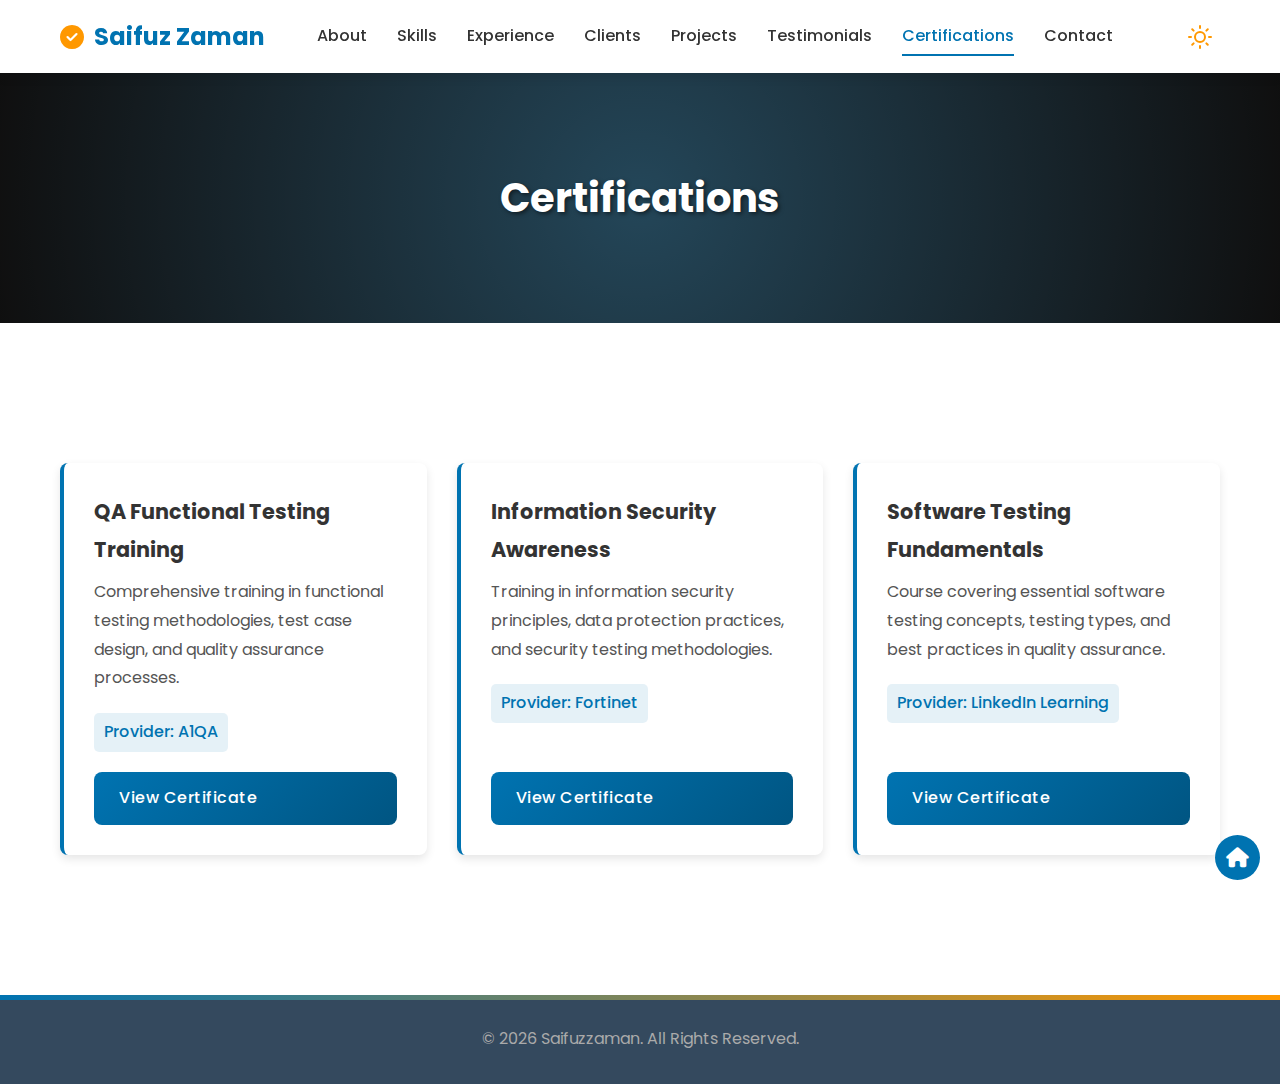
<file: certifications.html>
<!DOCTYPE html>
<html lang="en">
<head>
    <meta charset="UTF-8">
    <meta name="viewport" content="width=device-width, initial-scale=1.0">
    
    <!-- Google tag (gtag.js) -->
    <script async src="https://www.googletagmanager.com/gtag/js?id=G-9T2WVNL5SS"></script>
    <script>
      window.dataLayer = window.dataLayer || [];
      function gtag(){dataLayer.push(arguments);}
      gtag('js', new Date());
      gtag('config', 'G-9T2WVNL5SS');
    </script>
    
    <title>Certifications - Saifuzzaman | QA Credentials</title>
    <meta name="description" content="Saifuzzaman's certifications: QA Functional Testing Training from A1QA, Information Security Awareness from Fortinet, Software Testing Fundamentals from LinkedIn Learning.">
    <meta name="keywords" content="QA Certifications, A1QA, Fortinet, LinkedIn Learning, Software Testing Certification, Saifuzzaman">
    <meta name="author" content="Saifuzzaman">
    <meta name="robots" content="index, follow">
    
    <meta property="og:title" content="Certifications - Saifuzzaman | QA Engineer">
    <meta property="og:description" content="Professional certifications in QA and software testing.">
    <meta property="og:type" content="website">
    <meta property="og:url" content="https://szamanqa.me/certifications.html">
    
    <link rel="canonical" href="https://szamanqa.me/certifications.html">
    <link rel="icon" type="image/png" sizes="32x32" href="https://cdn-icons-png.flaticon.com/32/1055/1055687.png">
    
    <link rel="stylesheet" href="https://cdnjs.cloudflare.com/ajax/libs/font-awesome/6.4.0/css/all.min.css" crossorigin="anonymous">
    <link rel="preconnect" href="https://fonts.googleapis.com">
    <link rel="preconnect" href="https://fonts.gstatic.com" crossorigin>
    <link href="https://fonts.googleapis.com/css2?family=Poppins:wght@300;400;500;600;700&display=swap" rel="stylesheet">
    <link rel="stylesheet" href="styles.css">
</head>
<body>
    <a href="index.html" class="back-to-top visible" id="backToTop" aria-label="Back to home"><i class="fas fa-home"></i></a>

    <!-- Header & Navigation -->
    <header>
        <nav role="navigation" aria-label="Main navigation">
            <a href="index.html" class="logo" aria-label="Saifuz Zaman Home"><i class="fas fa-check-circle"></i> Saifuz Zaman</a>
            <div class="nav-links" id="navLinks">
                <a href="about.html">About</a>
                <a href="skills.html">Skills</a>
                <a href="experience.html">Experience</a>
                <a href="clients.html">Clients</a>
                <a href="projects.html">Projects</a>
                <a href="testimonials.html">Testimonials</a>
                <a href="certifications.html" class="active">Certifications</a>
                <a href="contact.html">Contact</a>
            </div>
            <button class="mobile-nav-toggle" id="navToggle" aria-label="Toggle navigation menu">
                <i class="fas fa-bars"></i>
            </button>
            <button id="darkModeToggle" class="dark-mode-toggle" aria-label="Toggle dark mode">
                <svg class="sun-icon" xmlns="http://www.w3.org/2000/svg" width="24" height="24" viewBox="0 0 24 24" fill="none" stroke="currentColor" stroke-width="2" stroke-linecap="round" stroke-linejoin="round" aria-hidden="true">
                    <circle cx="12" cy="12" r="5"></circle>
                    <line x1="12" y1="1" x2="12" y2="3"></line>
                    <line x1="12" y1="21" x2="12" y2="23"></line>
                    <line x1="4.22" y1="4.22" x2="5.64" y2="5.64"></line>
                    <line x1="18.36" y1="18.36" x2="19.78" y2="19.78"></line>
                    <line x1="1" y1="12" x2="3" y2="12"></line>
                    <line x1="21" y1="12" x2="23" y2="12"></line>
                    <line x1="4.22" y1="19.78" x2="5.64" y2="18.36"></line>
                    <line x1="18.36" y1="5.64" x2="19.78" y2="4.22"></line>
                </svg>
                <svg class="moon-icon" xmlns="http://www.w3.org/2000/svg" width="24" height="24" viewBox="0 0 24 24" fill="none" stroke="currentColor" stroke-width="2" stroke-linecap="round" stroke-linejoin="round" aria-hidden="true">
                    <path d="M21 12.79A9 9 0 1 1 11.21 3 7 7 0 0 0 21 12.79z"></path>
                </svg>
            </button>
        </nav>
    </header>

    <!-- Page Hero -->
    <section class="page-hero" role="banner">
        <h1>Certifications</h1>
    </section>

    <!-- Main Content -->
    <main class="container">
        <section>
            <div class="certifications-grid">
                <article class="certification-card">
                    <div>
                        <h3>QA Functional Testing Training</h3>
                        <p>Comprehensive training in functional testing methodologies, test case design, and quality assurance processes.</p>
                        <p class="certification-provider">Provider: A1QA</p>
                    </div>
                    <a href="https://drive.google.com/file/d/1Ghvqu0cfyqctQdouBw2jwB2eq5WYQh-H/view?usp=drive_link" class="button" target="_blank" rel="noopener noreferrer">View Certificate</a>
                </article>
                <article class="certification-card">
                    <div>
                        <h3>Information Security Awareness</h3>
                        <p>Training in information security principles, data protection practices, and security testing methodologies.</p>
                        <p class="certification-provider">Provider: Fortinet</p>
                    </div>
                    <a href="https://drive.google.com/file/d/15j60I3Ip2r7xc5wUUE4fPYfC7qSdDZU9/view?usp=drive_link" class="button" target="_blank" rel="noopener noreferrer">View Certificate</a>
                </article>
                <article class="certification-card">
                    <div>
                        <h3>Software Testing Fundamentals</h3>
                        <p>Course covering essential software testing concepts, testing types, and best practices in quality assurance.</p>
                        <p class="certification-provider">Provider: LinkedIn Learning</p>
                    </div>
                    <a href="https://drive.google.com/file/d/18N4hTYAC8ehNV_N4VhTj9BYacrtqpQYN/view?usp==drive_link" class="button" target="_blank" rel="noopener noreferrer">View Certificate</a>
                </article>
            </div>
        </section>
    </main>

    <!-- Footer -->
    <footer role="contentinfo">
        <div class="footer-content">
            <p>&copy; 2026 Saifuzzaman. All Rights Reserved.</p>
        </div>
    </footer>

    <script>
        // Dark Mode Toggle
        document.addEventListener('DOMContentLoaded', function() {
            const darkModeToggle = document.getElementById('darkModeToggle');
            if (localStorage.getItem('theme') === 'dark') {
                document.body.classList.add('dark-mode');
            }
            darkModeToggle.addEventListener('click', function() {
                document.body.classList.toggle('dark-mode');
                if (document.body.classList.contains('dark-mode')) {
                    localStorage.setItem('theme', 'dark');
                } else {
                    localStorage.setItem('theme', 'light');
                }
            });
        });

        // Mobile Navigation Toggle
        const navToggle = document.getElementById('navToggle');
        const navLinks = document.getElementById('navLinks');
        navToggle.addEventListener('click', () => {
            navLinks.classList.toggle('active');
        });
    </script>
</body>
</html>
</file>
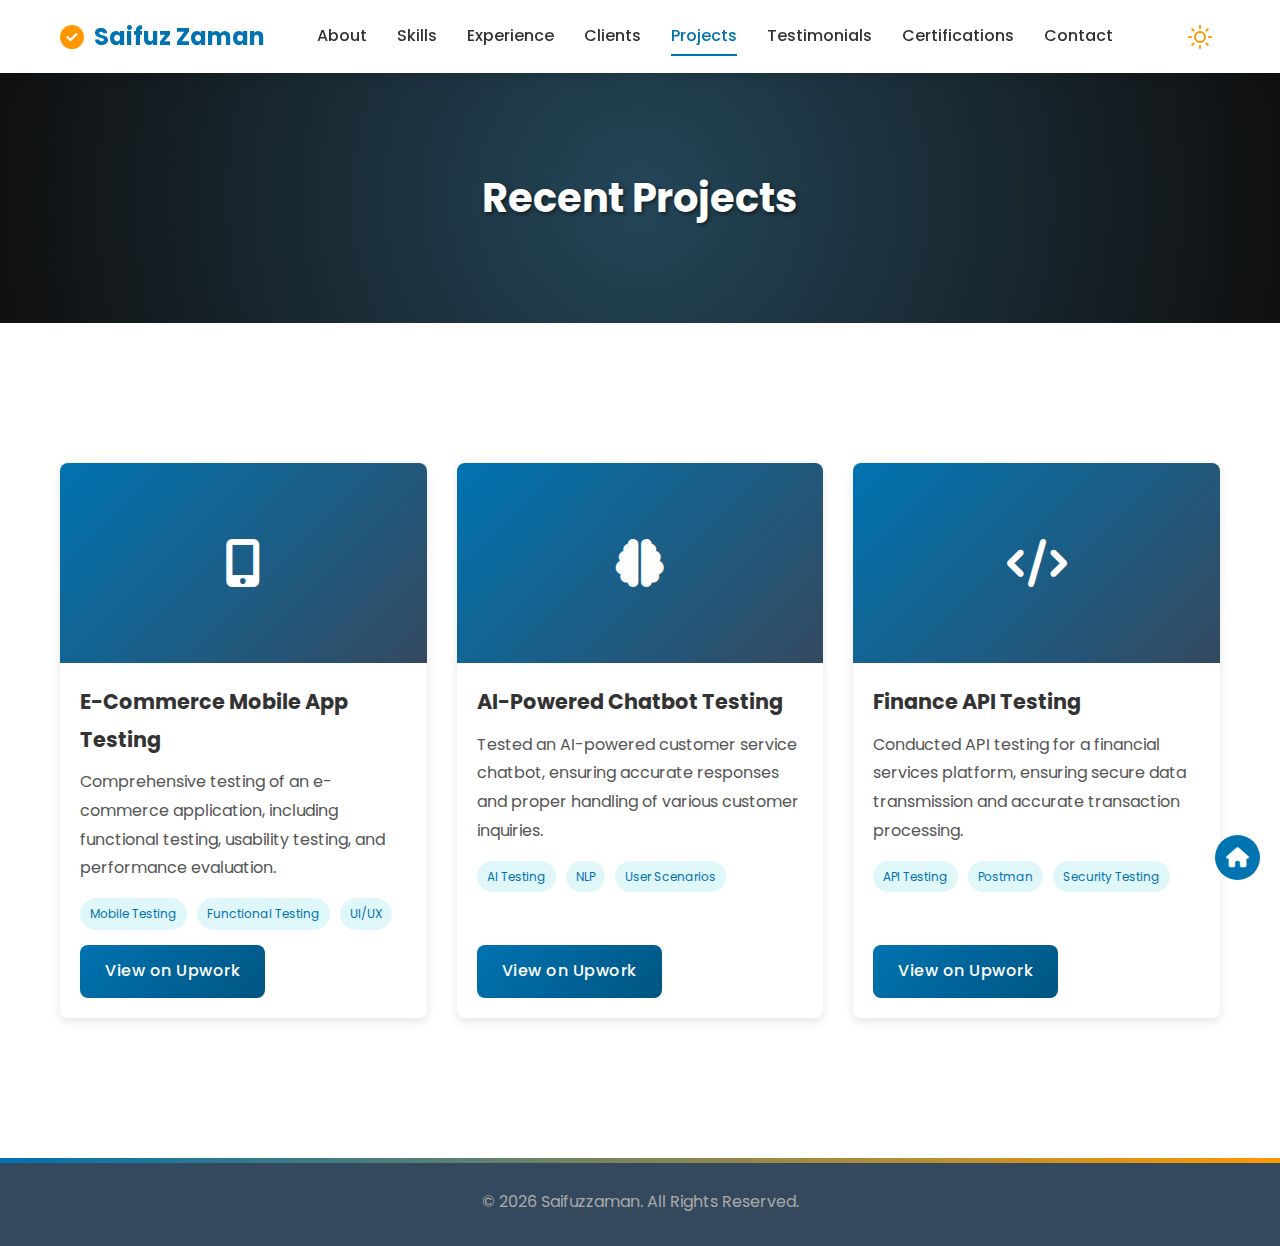
<file: projects.html>
<!DOCTYPE html>
<html lang="en">
<head>
    <meta charset="UTF-8">
    <meta name="viewport" content="width=device-width, initial-scale=1.0">
    
    <!-- Google tag (gtag.js) -->
    <script async src="https://www.googletagmanager.com/gtag/js?id=G-9T2WVNL5SS"></script>
    <script>
      window.dataLayer = window.dataLayer || [];
      function gtag(){dataLayer.push(arguments);}
      gtag('js', new Date());
      gtag('config', 'G-9T2WVNL5SS');
    </script>
    
    <title>Projects - Saifuzzaman | Recent QA Work</title>
    <meta name="description" content="Recent projects by Saifuzzaman: E-Commerce Mobile App Testing, AI-Powered Chatbot Testing, Finance API Testing, and more.">
    <meta name="keywords" content="QA Projects, Mobile Testing, API Testing, AI Testing, Saifuzzaman Projects">
    <meta name="author" content="Saifuzzaman">
    <meta name="robots" content="index, follow">
    
    <meta property="og:title" content="Projects - Saifuzzaman | QA Engineer">
    <meta property="og:description" content="Recent quality assurance projects and testing work.">
    <meta property="og:type" content="website">
    <meta property="og:url" content="https://szamanqa.me/projects.html">
    
    <link rel="canonical" href="https://szamanqa.me/projects.html">
    <link rel="icon" type="image/png" sizes="32x32" href="https://cdn-icons-png.flaticon.com/32/1055/1055687.png">
    
    <link rel="stylesheet" href="https://cdnjs.cloudflare.com/ajax/libs/font-awesome/6.4.0/css/all.min.css" crossorigin="anonymous">
    <link rel="preconnect" href="https://fonts.googleapis.com">
    <link rel="preconnect" href="https://fonts.gstatic.com" crossorigin>
    <link href="https://fonts.googleapis.com/css2?family=Poppins:wght@300;400;500;600;700&display=swap" rel="stylesheet">
    <link rel="stylesheet" href="styles.css">
</head>
<body>
    <a href="index.html" class="back-to-top visible" id="backToTop" aria-label="Back to home"><i class="fas fa-home"></i></a>

    <!-- Header & Navigation -->
    <header>
        <nav role="navigation" aria-label="Main navigation">
            <a href="index.html" class="logo" aria-label="Saifuz Zaman Home"><i class="fas fa-check-circle"></i> Saifuz Zaman</a>
            <div class="nav-links" id="navLinks">
                <a href="about.html">About</a>
                <a href="skills.html">Skills</a>
                <a href="experience.html">Experience</a>
                <a href="clients.html">Clients</a>
                <a href="projects.html" class="active">Projects</a>
                <a href="testimonials.html">Testimonials</a>
                <a href="certifications.html">Certifications</a>
                <a href="contact.html">Contact</a>
            </div>
            <button class="mobile-nav-toggle" id="navToggle" aria-label="Toggle navigation menu">
                <i class="fas fa-bars"></i>
            </button>
            <button id="darkModeToggle" class="dark-mode-toggle" aria-label="Toggle dark mode">
                <svg class="sun-icon" xmlns="http://www.w3.org/2000/svg" width="24" height="24" viewBox="0 0 24 24" fill="none" stroke="currentColor" stroke-width="2" stroke-linecap="round" stroke-linejoin="round" aria-hidden="true">
                    <circle cx="12" cy="12" r="5"></circle>
                    <line x1="12" y1="1" x2="12" y2="3"></line>
                    <line x1="12" y1="21" x2="12" y2="23"></line>
                    <line x1="4.22" y1="4.22" x2="5.64" y2="5.64"></line>
                    <line x1="18.36" y1="18.36" x2="19.78" y2="19.78"></line>
                    <line x1="1" y1="12" x2="3" y2="12"></line>
                    <line x1="21" y1="12" x2="23" y2="12"></line>
                    <line x1="4.22" y1="19.78" x2="5.64" y2="18.36"></line>
                    <line x1="18.36" y1="5.64" x2="19.78" y2="4.22"></line>
                </svg>
                <svg class="moon-icon" xmlns="http://www.w3.org/2000/svg" width="24" height="24" viewBox="0 0 24 24" fill="none" stroke="currentColor" stroke-width="2" stroke-linecap="round" stroke-linejoin="round" aria-hidden="true">
                    <path d="M21 12.79A9 9 0 1 1 11.21 3 7 7 0 0 0 21 12.79z"></path>
                </svg>
            </button>
        </nav>
    </header>

    <!-- Page Hero -->
    <section class="page-hero" role="banner">
        <h1>Recent Projects</h1>
    </section>

    <!-- Main Content -->
    <main class="container">
        <section>
            <div class="projects-grid">
                <article class="project-card">
                    <div class="project-img" aria-hidden="true">
                        <i class="fas fa-mobile-alt"></i>
                    </div>
                    <div class="project-content">
                        <h3>E-Commerce Mobile App Testing</h3>
                        <p>Comprehensive testing of an e-commerce application, including functional testing, usability testing, and performance evaluation.</p>
                        <div class="project-tags">
                            <span class="tag">Mobile Testing</span>
                            <span class="tag">Functional Testing</span>
                            <span class="tag">UI/UX</span>
                        </div>
                        <a href="https://www.upwork.com/freelancers/~017c08c6bfe9705ad6?p=1856243902159216640" class="button" target="_blank" rel="noopener noreferrer">View on Upwork</a>
                    </div>
                </article>
                <article class="project-card">
                    <div class="project-img" aria-hidden="true">
                        <i class="fas fa-brain"></i>
                    </div>
                    <div class="project-content">
                        <h3>AI-Powered Chatbot Testing</h3>
                        <p>Tested an AI-powered customer service chatbot, ensuring accurate responses and proper handling of various customer inquiries.</p>
                        <div class="project-tags">
                            <span class="tag">AI Testing</span>
                            <span class="tag">NLP</span>
                            <span class="tag">User Scenarios</span>
                        </div>
                        <a href="https://www.upwork.com/freelancers/~017c08c6bfe9705ad6?p=1856243902159216640" class="button" target="_blank" rel="noopener noreferrer">View on Upwork</a>
                    </div>
                </article>
                <article class="project-card">
                    <div class="project-img" aria-hidden="true">
                        <i class="fas fa-code"></i>
                    </div>
                    <div class="project-content">
                        <h3>Finance API Testing</h3>
                        <p>Conducted API testing for a financial services platform, ensuring secure data transmission and accurate transaction processing.</p>
                        <div class="project-tags">
                            <span class="tag">API Testing</span>
                            <span class="tag">Postman</span>
                            <span class="tag">Security Testing</span>
                        </div>
                        <a href="https://www.upwork.com/freelancers/~017c08c6bfe9705ad6?p=1856243902159216640" class="button" target="_blank" rel="noopener noreferrer">View on Upwork</a>
                    </div>
                </article>
            </div>
        </section>
    </main>

    <!-- Footer -->
    <footer role="contentinfo">
        <div class="footer-content">
            <p>&copy; 2026 Saifuzzaman. All Rights Reserved.</p>
        </div>
    </footer>

    <script>
        // Dark Mode Toggle
        document.addEventListener('DOMContentLoaded', function() {
            const darkModeToggle = document.getElementById('darkModeToggle');
            if (localStorage.getItem('theme') === 'dark') {
                document.body.classList.add('dark-mode');
            }
            darkModeToggle.addEventListener('click', function() {
                document.body.classList.toggle('dark-mode');
                if (document.body.classList.contains('dark-mode')) {
                    localStorage.setItem('theme', 'dark');
                } else {
                    localStorage.setItem('theme', 'light');
                }
            });
        });

        // Mobile Navigation Toggle
        const navToggle = document.getElementById('navToggle');
        const navLinks = document.getElementById('navLinks');
        navToggle.addEventListener('click', () => {
            navLinks.classList.toggle('active');
        });
    </script>
</body>
</html>
</file>
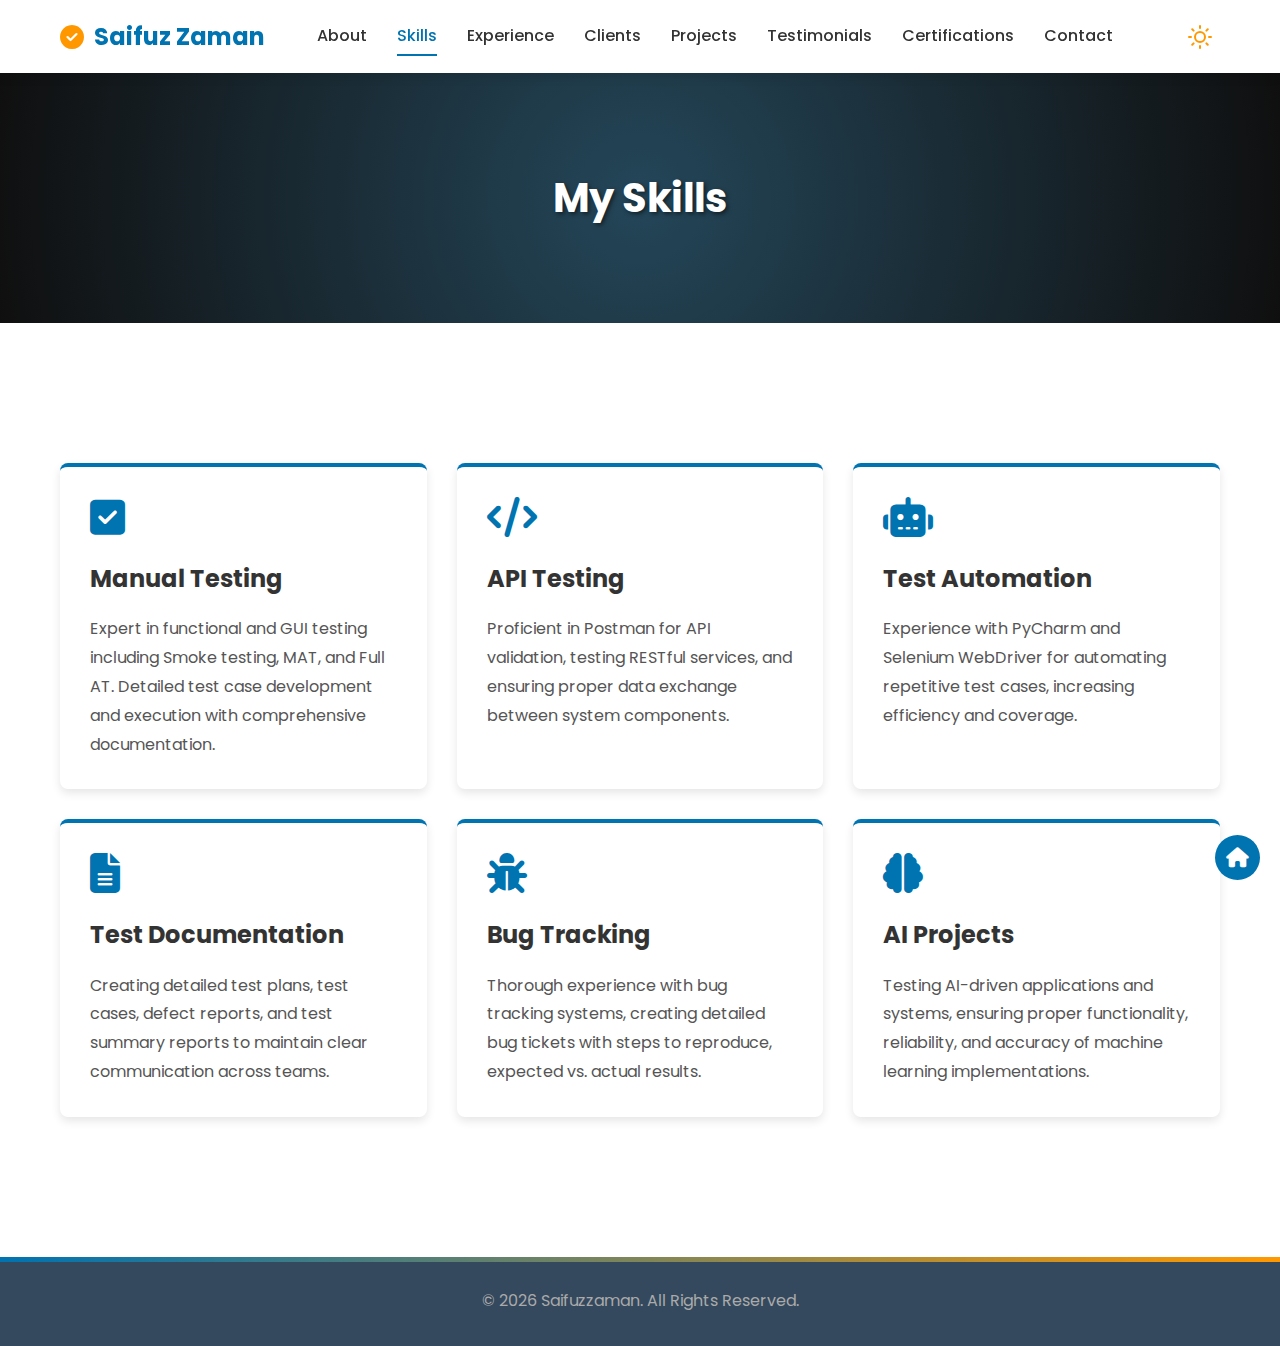
<file: skills.html>
<!DOCTYPE html>
<html lang="en">
<head>
    <meta charset="UTF-8">
    <meta name="viewport" content="width=device-width, initial-scale=1.0">
    
    <!-- Google tag (gtag.js) -->
    <script async src="https://www.googletagmanager.com/gtag/js?id=G-9T2WVNL5SS"></script>
    <script>
      window.dataLayer = window.dataLayer || [];
      function gtag(){dataLayer.push(arguments);}
      gtag('js', new Date());
      gtag('config', 'G-9T2WVNL5SS');
    </script>
    
    <title>Skills - Saifuzzaman | QA Engineer Expertise</title>
    <meta name="description" content="Explore Saifuzzaman's QA skills: Manual Testing, API Testing, Test Automation, Bug Tracking, Test Documentation, and AI Project Testing.">
    <meta name="keywords" content="QA Skills, Manual Testing, API Testing, Test Automation, Selenium, Postman, Bug Tracking, Saifuzzaman">
    <meta name="author" content="Saifuzzaman">
    <meta name="robots" content="index, follow">
    
    <meta property="og:title" content="Skills - Saifuzzaman | QA Engineer">
    <meta property="og:description" content="QA expertise in manual testing, automation, API validation, and more.">
    <meta property="og:type" content="website">
    <meta property="og:url" content="https://szamanqa.me/skills.html">
    
    <link rel="canonical" href="https://szamanqa.me/skills.html">
    <link rel="icon" type="image/png" sizes="32x32" href="https://cdn-icons-png.flaticon.com/32/1055/1055687.png">
    
    <link rel="stylesheet" href="https://cdnjs.cloudflare.com/ajax/libs/font-awesome/6.4.0/css/all.min.css" crossorigin="anonymous">
    <link rel="preconnect" href="https://fonts.googleapis.com">
    <link rel="preconnect" href="https://fonts.gstatic.com" crossorigin>
    <link href="https://fonts.googleapis.com/css2?family=Poppins:wght@300;400;500;600;700&display=swap" rel="stylesheet">
    <link rel="stylesheet" href="styles.css">
</head>
<body>
    <a href="index.html" class="back-to-top visible" id="backToTop" aria-label="Back to home"><i class="fas fa-home"></i></a>

    <!-- Header & Navigation -->
    <header>
        <nav role="navigation" aria-label="Main navigation">
            <a href="index.html" class="logo" aria-label="Saifuz Zaman Home"><i class="fas fa-check-circle"></i> Saifuz Zaman</a>
            <div class="nav-links" id="navLinks">
                <a href="about.html">About</a>
                <a href="skills.html" class="active">Skills</a>
                <a href="experience.html">Experience</a>
                <a href="clients.html">Clients</a>
                <a href="projects.html">Projects</a>
                <a href="testimonials.html">Testimonials</a>
                <a href="certifications.html">Certifications</a>
                <a href="contact.html">Contact</a>
            </div>
            <button class="mobile-nav-toggle" id="navToggle" aria-label="Toggle navigation menu">
                <i class="fas fa-bars"></i>
            </button>
            <button id="darkModeToggle" class="dark-mode-toggle" aria-label="Toggle dark mode">
                <svg class="sun-icon" xmlns="http://www.w3.org/2000/svg" width="24" height="24" viewBox="0 0 24 24" fill="none" stroke="currentColor" stroke-width="2" stroke-linecap="round" stroke-linejoin="round" aria-hidden="true">
                    <circle cx="12" cy="12" r="5"></circle>
                    <line x1="12" y1="1" x2="12" y2="3"></line>
                    <line x1="12" y1="21" x2="12" y2="23"></line>
                    <line x1="4.22" y1="4.22" x2="5.64" y2="5.64"></line>
                    <line x1="18.36" y1="18.36" x2="19.78" y2="19.78"></line>
                    <line x1="1" y1="12" x2="3" y2="12"></line>
                    <line x1="21" y1="12" x2="23" y2="12"></line>
                    <line x1="4.22" y1="19.78" x2="5.64" y2="18.36"></line>
                    <line x1="18.36" y1="5.64" x2="19.78" y2="4.22"></line>
                </svg>
                <svg class="moon-icon" xmlns="http://www.w3.org/2000/svg" width="24" height="24" viewBox="0 0 24 24" fill="none" stroke="currentColor" stroke-width="2" stroke-linecap="round" stroke-linejoin="round" aria-hidden="true">
                    <path d="M21 12.79A9 9 0 1 1 11.21 3 7 7 0 0 0 21 12.79z"></path>
                </svg>
            </button>
        </nav>
    </header>

    <!-- Page Hero -->
    <section class="page-hero" role="banner">
        <h1>My Skills</h1>
    </section>

    <!-- Main Content -->
    <main class="container">
        <section>
            <div class="skills-grid">
                <article class="skill-card">
                    <i class="fas fa-check-square" aria-hidden="true"></i>
                    <h3>Manual Testing</h3>
                    <p>Expert in functional and GUI testing including Smoke testing, MAT, and Full AT. Detailed test case development and execution with comprehensive documentation.</p>
                </article>
                <article class="skill-card">
                    <i class="fas fa-code" aria-hidden="true"></i>
                    <h3>API Testing</h3>
                    <p>Proficient in Postman for API validation, testing RESTful services, and ensuring proper data exchange between system components.</p>
                </article>
                <article class="skill-card">
                    <i class="fas fa-robot" aria-hidden="true"></i>
                    <h3>Test Automation</h3>
                    <p>Experience with PyCharm and Selenium WebDriver for automating repetitive test cases, increasing efficiency and coverage.</p>
                </article>
                <article class="skill-card">
                    <i class="fas fa-file-alt" aria-hidden="true"></i>
                    <h3>Test Documentation</h3>
                    <p>Creating detailed test plans, test cases, defect reports, and test summary reports to maintain clear communication across teams.</p>
                </article>
                <article class="skill-card">
                    <i class="fas fa-bug" aria-hidden="true"></i>
                    <h3>Bug Tracking</h3>
                    <p>Thorough experience with bug tracking systems, creating detailed bug tickets with steps to reproduce, expected vs. actual results.</p>
                </article>
                <article class="skill-card">
                    <i class="fas fa-brain" aria-hidden="true"></i>
                    <h3>AI Projects</h3>
                    <p>Testing AI-driven applications and systems, ensuring proper functionality, reliability, and accuracy of machine learning implementations.</p>
                </article>
            </div>
        </section>
    </main>

    <!-- Footer -->
    <footer role="contentinfo">
        <div class="footer-content">
            <p>&copy; 2026 Saifuzzaman. All Rights Reserved.</p>
        </div>
    </footer>

    <script>
        // Dark Mode Toggle
        document.addEventListener('DOMContentLoaded', function() {
            const darkModeToggle = document.getElementById('darkModeToggle');
            if (localStorage.getItem('theme') === 'dark') {
                document.body.classList.add('dark-mode');
            }
            darkModeToggle.addEventListener('click', function() {
                document.body.classList.toggle('dark-mode');
                if (document.body.classList.contains('dark-mode')) {
                    localStorage.setItem('theme', 'dark');
                } else {
                    localStorage.setItem('theme', 'light');
                }
            });
        });

        // Mobile Navigation Toggle
        const navToggle = document.getElementById('navToggle');
        const navLinks = document.getElementById('navLinks');
        navToggle.addEventListener('click', () => {
            navLinks.classList.toggle('active');
        });
    </script>
</body>
</html>
</file>
<file: styles.css>
/* Saifuzzaman Portfolio - Shared Styles */

:root {
    --primary: #0073b1;
    --primary-dark: #005582;
    --secondary: #34495e;
    --light: #f9f9f9;
    --dark: #333;
    --text: #555;
    --border-radius: 8px;
    --shadow: 0px 4px 10px rgba(0, 0, 0, 0.1);
    --transition: all 0.3s ease;
    --accent: #ff9800;
    --background: #ffffff;
    --card-bg: #ffffff;
    --footer-bg: #34495e;
    --footer-text: #aaa;
}

.dark-mode {
    --primary: #3498db;
    --primary-dark: #2980b9;
    --secondary: #2c3e50;
    --light: #1a1a1a;
    --dark: #f5f5f5;
    --text: #c5c5c5;
    --shadow: 0px 4px 10px rgba(0, 0, 0, 0.3);
    --background: #121212;
    --card-bg: #1e1e1e;
    --footer-bg: #1a1a1a;
    --footer-text: #888;
}

* {
    margin: 0;
    padding: 0;
    box-sizing: border-box;
}

html {
    scroll-behavior: smooth;
}

body {
    font-family: 'Poppins', sans-serif;
    background-color: var(--background);
    color: var(--text);
    line-height: 1.8;
    overflow-x: hidden;
    width: 100%;
    transition: background-color 0.3s ease, color 0.3s ease;
}

::selection {
    background: var(--primary);
    color: white;
}

::-webkit-scrollbar {
    width: 10px;
}

::-webkit-scrollbar-track {
    background: var(--light);
}

::-webkit-scrollbar-thumb {
    background: var(--primary);
    border-radius: 5px;
}

::-webkit-scrollbar-thumb:hover {
    background: var(--primary-dark);
}

/* Header & Navigation */
header {
    background-color: var(--card-bg);
    padding: 15px 0;
    box-shadow: var(--shadow);
    position: sticky;
    top: 0;
    z-index: 100;
    transition: background-color 0.3s ease;
}

nav {
    display: flex;
    justify-content: space-between;
    align-items: center;
    max-width: 1200px;
    margin: 0 auto;
    padding: 0 20px;
}

.logo {
    font-size: 24px;
    font-weight: 700;
    color: var(--primary);
    text-decoration: none;
    display: flex;
    align-items: center;
    gap: 10px;
    transition: color 0.3s ease;
}

.logo i {
    color: var(--accent);
    transition: color 0.3s ease;
}

.nav-links {
    display: flex;
    gap: 30px;
}

.nav-links a {
    color: var(--dark);
    text-decoration: none;
    font-weight: 500;
    transition: var(--transition);
    position: relative;
    padding: 5px 0;
}

.nav-links a:hover,
.nav-links a.active {
    color: var(--primary);
}

.nav-links a::after {
    content: '';
    position: absolute;
    width: 0;
    height: 2px;
    bottom: 0;
    left: 0;
    background-color: var(--primary);
    transition: var(--transition);
}

.nav-links a:hover::after,
.nav-links a.active::after {
    width: 100%;
}

.mobile-nav-toggle {
    display: none;
    background: transparent;
    border: none;
    font-size: 24px;
    cursor: pointer;
    color: var(--primary);
}

/* Hero Section */
.hero {
    background: linear-gradient(rgba(0,0,0,0.7), rgba(0,0,0,0.7)), url('https://images.unsplash.com/photo-1461749280684-dccba630e2f6?ixlib=rb-1.2.1&auto=format&fit=crop&w=1350&q=80');
    background-size: cover;
    background-position: center;
    height: 500px;
    display: flex;
    align-items: center;
    justify-content: center;
    text-align: center;
    color: white;
    position: relative;
    overflow: hidden;
}

.hero::before {
    content: '';
    position: absolute;
    top: 0;
    left: 0;
    width: 100%;
    height: 100%;
    background: radial-gradient(circle, rgba(0,115,177,0.3) 0%, rgba(0,0,0,0.7) 100%);
    z-index: 1;
}

.hero-content {
    max-width: 800px;
    padding: 0 20px;
    position: relative;
    z-index: 2;
}

.hero h1,
.animated-name {
    font-size: 3.5rem;
    margin-bottom: 20px;
    color: white;
    text-shadow: 2px 2px 4px rgba(0,0,0,0.5);
}

.hero p {
    font-size: 1.2rem;
    margin-bottom: 30px;
    color: #eee;
}

/* Page Hero - smaller for inner pages */
.page-hero {
    background: linear-gradient(rgba(0,0,0,0.8), rgba(0,0,0,0.8)), url('https://images.unsplash.com/photo-1461749280684-dccba630e2f6?ixlib=rb-1.2.1&auto=format&fit=crop&w=1350&q=80');
    background-size: cover;
    background-position: center;
    height: 250px;
    display: flex;
    align-items: center;
    justify-content: center;
    text-align: center;
    color: white;
    position: relative;
}

.page-hero::before {
    content: '';
    position: absolute;
    top: 0;
    left: 0;
    width: 100%;
    height: 100%;
    background: radial-gradient(circle, rgba(0,115,177,0.3) 0%, rgba(0,0,0,0.7) 100%);
    z-index: 1;
}

.page-hero h1 {
    font-size: 2.5rem;
    color: white;
    text-shadow: 2px 2px 4px rgba(0,0,0,0.5);
    position: relative;
    z-index: 2;
}

/* Buttons */
.cta-buttons {
    display: flex;
    justify-content: center;
    gap: 20px;
    flex-wrap: wrap;
}

.button {
    display: inline-block;
    padding: 12px 25px;
    font-size: 16px;
    color: white;
    background: linear-gradient(135deg, var(--primary), var(--primary-dark));
    text-decoration: none;
    border-radius: var(--border-radius);
    transition: var(--transition);
    border: none;
    cursor: pointer;
    position: relative;
    overflow: hidden;
    z-index: 1;
    font-weight: 500;
    letter-spacing: 0.5px;
}

.button::before {
    content: '';
    position: absolute;
    top: 0;
    left: -100%;
    width: 100%;
    height: 100%;
    background: linear-gradient(135deg, var(--primary-dark), var(--accent));
    transition: all 0.4s ease;
    z-index: -1;
}

.button:hover::before {
    left: 0;
}

.button:hover {
    transform: translateY(-3px);
    box-shadow: 0 10px 30px rgba(0, 115, 177, 0.4);
}

.button.secondary {
    background-color: transparent;
    border: 2px solid white;
}

.button.secondary:hover {
    background-color: white;
    color: var(--primary);
}

/* Upwork Banner */
.upwork-banner {
    background: linear-gradient(to right, #1d4354, #6fda44);
    padding: 40px 0;
    text-align: center;
    color: white;
    position: relative;
    overflow: hidden;
}

.upwork-banner::before {
    content: '';
    position: absolute;
    top: -50%;
    left: -50%;
    width: 200%;
    height: 200%;
    background: radial-gradient(circle, rgba(255,255,255,0.1) 0%, transparent 70%);
    z-index: 1;
    animation: rotate 30s linear infinite;
}

@keyframes rotate {
    0% { transform: rotate(0deg); }
    100% { transform: rotate(360deg); }
}

.upwork-content {
    max-width: 1000px;
    margin: 0 auto;
    padding: 0 20px;
    position: relative;
    z-index: 2;
}

.upwork-content h2 {
    font-size: 2.2rem;
    margin-bottom: 10px;
    color: white;
}

.upwork-content .ceo-title {
    font-size: 1.3rem;
    margin-bottom: 20px;
    color: rgba(255, 255, 255, 0.95);
    font-weight: 500;
}

.upwork-content .c4u-link {
    color: #ffd700;
    text-decoration: none;
    font-weight: 600;
    transition: all 0.3s ease;
}

.upwork-content .c4u-link:hover {
    color: #fff;
    text-shadow: 0 0 10px rgba(255, 215, 0, 0.8);
}

.upwork-content p {
    font-size: 1.1rem;
    margin-bottom: 25px;
    color: rgba(255, 255, 255, 0.9);
}

.upwork-button {
    background-color: white;
    color: #1d4354;
    font-weight: 600;
    padding: 14px 30px;
    border-radius: 30px;
    display: inline-block;
    text-decoration: none;
    transition: all 0.3s ease;
}

.upwork-button:hover {
    transform: translateY(-3px);
    box-shadow: 0 5px 15px rgba(0, 0, 0, 0.1);
}

/* Main Content */
.container {
    max-width: 1200px;
    margin: 0 auto;
    padding: 60px 20px;
}

section {
    margin-bottom: 80px;
}

section h2 {
    font-size: 2rem;
    color: var(--dark);
    margin-bottom: 40px;
    text-align: center;
    position: relative;
    transition: color 0.3s ease;
}

section h2::after {
    content: '';
    position: absolute;
    bottom: -10px;
    left: 50%;
    transform: translateX(-50%);
    width: 80px;
    height: 4px;
    background-color: var(--primary);
}

/* About Section */
.about-grid {
    display: grid;
    grid-template-columns: 1fr 2fr;
    gap: 40px;
    align-items: center;
}

.profile-image {
    width: 100%;
    border-radius: var(--border-radius);
    box-shadow: var(--shadow);
    transition: transform 0.5s ease;
    border: 5px solid var(--card-bg);
}

.profile-image:hover {
    transform: scale(1.02);
}

.about-content h3 {
    color: var(--primary);
    margin-bottom: 15px;
    font-size: 1.8rem;
}

.about-content p {
    margin-bottom: 15px;
}

/* Skills Section */
.skills-grid {
    display: grid;
    grid-template-columns: repeat(auto-fill, minmax(300px, 1fr));
    gap: 30px;
}

.skill-card {
    background-color: var(--card-bg);
    padding: 30px;
    border-radius: var(--border-radius);
    box-shadow: var(--shadow);
    transition: var(--transition);
    border-top: 4px solid var(--primary);
    position: relative;
    overflow: hidden;
}

.skill-card:hover {
    transform: translateY(-10px) scale(1.02);
    box-shadow: 0 20px 40px rgba(0, 115, 177, 0.2);
}

.skill-card i {
    font-size: 40px;
    color: var(--primary);
    margin-bottom: 20px;
    transition: all 0.3s ease;
}

.skill-card:hover i {
    transform: scale(1.2) rotate(5deg);
    color: var(--accent);
}

.skill-card h3 {
    font-size: 1.5rem;
    margin-bottom: 15px;
    color: var(--dark);
}

.skill-card:hover h3 {
    color: var(--primary);
}

/* Experience Section */
.timeline {
    position: relative;
    max-width: 800px;
    margin: 0 auto;
}

.timeline::after {
    content: '';
    position: absolute;
    width: 4px;
    background-color: var(--primary);
    top: 0;
    bottom: 0;
    left: 50%;
    transform: translateX(-50%);
}

.timeline-item {
    padding: 20px 40px;
    position: relative;
    width: 50%;
    box-sizing: border-box;
}

.timeline-item:nth-child(odd) {
    left: 0;
}

.timeline-item:nth-child(even) {
    left: 50%;
}

.timeline-item::after {
    content: '';
    position: absolute;
    width: 20px;
    height: 20px;
    background-color: var(--card-bg);
    border: 4px solid var(--primary);
    border-radius: 50%;
    top: 20px;
    z-index: 1;
    transition: all 0.3s ease;
}

.timeline-item:hover::after {
    background-color: var(--primary);
    transform: scale(1.2);
}

.timeline-item:nth-child(odd)::after {
    right: -12px;
}

.timeline-item:nth-child(even)::after {
    left: -12px;
}

.timeline-content {
    background-color: var(--card-bg);
    padding: 20px;
    border-radius: var(--border-radius);
    box-shadow: var(--shadow);
    transition: all 0.3s ease;
}

.timeline-content:hover {
    transform: translateY(-5px);
    box-shadow: 0 10px 20px rgba(0, 0, 0, 0.1);
}

.timeline-content h3 {
    color: var(--primary);
    margin-bottom: 10px;
}

.timeline-content .date {
    color: var(--accent);
    font-weight: 500;
    margin-bottom: 15px;
    display: inline-block;
    padding: 3px 10px;
    background-color: rgba(255, 152, 0, 0.1);
    border-radius: 15px;
}

.role-badge {
    display: inline-block;
    padding: 4px 12px;
    border-radius: 20px;
    font-size: 12px;
    font-weight: 600;
    text-transform: uppercase;
    letter-spacing: 0.5px;
    margin-bottom: 10px;
    margin-right: 8px;
}

.role-badge.part-time {
    background: linear-gradient(135deg, #667eea 0%, #764ba2 100%);
    color: white;
}

.role-badge.training {
    background: linear-gradient(135deg, #f093fb 0%, #f5576c 100%);
    color: white;
}

.role-badge.full-time {
    background: linear-gradient(135deg, #11998e 0%, #38ef7d 100%);
    color: white;
}

.timeline-content ul {
    margin-top: 10px;
    padding-left: 20px;
}

.timeline-content ul li {
    margin-bottom: 5px;
}

/* Project Stats */
.project-stats-container {
    display: flex;
    justify-content: center;
    flex-wrap: wrap;
    gap: 40px;
    padding: 40px 20px;
    max-width: 1200px;
    margin: 0 auto;
}

.stat-card {
    background: white;
    border-radius: 16px;
    padding: 32px 28px;
    width: 240px;
    color: #1e3a8a;
    text-align: center;
    box-shadow: 0 10px 30px rgba(0,0,0,0.08);
    transition: all 0.4s ease;
    border: 1px solid rgba(226, 232, 240, 0.8);
    position: relative;
    overflow: hidden;
}

.stat-card:hover {
    transform: translateY(-15px) scale(1.03);
    box-shadow: 0 25px 50px rgba(0, 115, 177, 0.15);
}

.stat-card.mobile {
    background: linear-gradient(165deg, #ffffff, #e8f5e9);
    border-left: 4px solid #2e7d32;
}

.stat-card.web {
    background: linear-gradient(165deg, #ffffff, #e3f2fd);
    border-left: 4px solid var(--primary);
}

.icon {
    margin-bottom: 20px;
    color: #2e7d32;
    height: 60px;
    display: flex;
    align-items: center;
    justify-content: center;
}

.icon svg {
    width: 48px;
    height: 48px;
}

.count-wrapper {
    font-size: 56px;
    font-weight: 700;
    margin: 20px 0;
    display: flex;
    justify-content: center;
    align-items: baseline;
    color: #1e3a8a;
}

.count {
    display: inline-block;
}

.plus {
    font-size: 32px;
    margin-left: 5px;
    font-weight: 600;
}

.label {
    font-size: 17px;
    font-weight: 500;
    margin-top: 15px;
    color: #4a5568;
    text-transform: uppercase;
}

/* Clients Section */
#clients-projects,
.clients-section {
    background-color: var(--light);
    padding: 60px 20px;
    margin-bottom: 0;
    overflow: hidden;
}

.clients-subtitle {
    text-align: center;
    font-size: 1.2rem;
    color: var(--text);
    margin-bottom: 40px;
    font-weight: 500;
}

.clients-scroll-container {
    position: relative;
    width: 100%;
    overflow: hidden;
    padding: 20px 0;
}

.clients-scroll-wrapper {
    display: flex;
    animation: scroll 45s linear infinite;
    width: fit-content;
}

.clients-scroll-wrapper:hover {
    animation-play-state: paused;
}

@keyframes scroll {
    0% { transform: translateX(0); }
    100% { transform: translateX(-50%); }
}

.client-logo {
    flex-shrink: 0;
    width: 200px;
    height: 120px;
    margin: 0 30px;
    display: flex;
    align-items: center;
    justify-content: center;
    filter: grayscale(100%) brightness(0.8) contrast(1.2);
    transition: all 0.4s ease;
    cursor: pointer;
    padding: 15px;
}

.client-logo:hover {
    filter: grayscale(0%) brightness(1) contrast(1);
    transform: scale(1.15);
}

.client-logo img {
    max-width: 100%;
    max-height: 100%;
    object-fit: contain;
}

/* Projects Section */
.projects-grid {
    display: grid;
    grid-template-columns: repeat(auto-fill, minmax(300px, 1fr));
    gap: 30px;
}

.project-card {
    background-color: var(--card-bg);
    border-radius: var(--border-radius);
    overflow: hidden;
    box-shadow: var(--shadow);
    transition: var(--transition);
    height: 100%;
    display: flex;
    flex-direction: column;
}

.project-card:hover {
    transform: translateY(-15px) scale(1.02);
    box-shadow: 0 25px 50px rgba(0, 115, 177, 0.2);
}

.project-img {
    height: 200px;
    background: linear-gradient(135deg, var(--primary), var(--secondary));
    display: flex;
    align-items: center;
    justify-content: center;
    color: white;
    font-size: 3rem;
    transition: all 0.5s ease;
}

.project-card:hover .project-img {
    background: linear-gradient(135deg, var(--accent), var(--primary));
}

.project-img i {
    z-index: 1;
    transition: all 0.3s ease;
}

.project-card:hover .project-img i {
    transform: scale(1.2);
}

.project-content {
    padding: 20px;
    flex-grow: 1;
    display: flex;
    flex-direction: column;
}

.project-content h3 {
    color: var(--dark);
    margin-bottom: 10px;
    font-size: 1.3rem;
}

.project-tags {
    display: flex;
    flex-wrap: wrap;
    gap: 10px;
    margin: 15px 0;
}

.tag {
    background-color: #e0f7fa;
    color: var(--primary);
    padding: 5px 10px;
    border-radius: 20px;
    font-size: 12px;
    transition: all 0.3s ease;
}

.tag:hover {
    background-color: var(--primary);
    color: white;
    transform: translateY(-2px);
}

.project-content .button {
    margin-top: auto;
    align-self: flex-start;
}

/* Certifications Section */
.certifications-grid {
    display: grid;
    grid-template-columns: repeat(auto-fill, minmax(300px, 1fr));
    gap: 30px;
}

.certification-card {
    background-color: var(--card-bg);
    padding: 30px;
    border-radius: var(--border-radius);
    box-shadow: var(--shadow);
    transition: var(--transition);
    display: flex;
    flex-direction: column;
    justify-content: space-between;
    height: 100%;
    border-left: 4px solid var(--primary);
}

.certification-card:hover {
    transform: translateY(-5px);
    box-shadow: 0 10px 20px rgba(0, 0, 0, 0.1);
}

.certification-card h3 {
    color: var(--dark);
    margin-bottom: 10px;
    font-size: 1.3rem;
}

.certification-card p {
    margin-bottom: 20px;
}

.certification-provider {
    color: var(--primary);
    font-weight: 500;
    display: inline-block;
    padding: 5px 10px;
    background-color: rgba(0, 115, 177, 0.1);
    border-radius: 5px;
    margin-bottom: 20px;
}

/* Client Feedback Section */
#client-feedback,
.feedback-section {
    padding: 50px 20px;
    background-color: var(--light);
    margin-bottom: 0;
}

.feedback-container {
    display: flex;
    justify-content: center;
    align-items: center;
    gap: 20px;
    flex-wrap: wrap;
    max-width: 1200px;
    margin: 0 auto;
}

.feedback-card {
    background: var(--card-bg);
    padding: 15px;
    border-radius: 12px;
    box-shadow: 0px 5px 15px rgba(0, 0, 0, 0.1);
    width: 300px;
    max-width: 100%;
    text-align: center;
    transition: all 0.3s ease;
}

.feedback-card:hover {
    transform: scale(1.03);
    box-shadow: 0px 8px 25px rgba(0, 0, 0, 0.15);
}

.feedback-card img {
    width: 100%;
    border-radius: 8px;
}

/* Contact Section */
#contact,
.contact-section {
    padding: 50px 20px;
    margin: 0;
    background-color: var(--light);
}

.contact-container {
    display: flex;
    justify-content: center;
    align-items: center;
    height: 100%;
    max-width: 1200px;
    margin: 0 auto;
}

.contact-card {
    background: var(--card-bg);
    padding: 30px;
    border-radius: 12px;
    box-shadow: 0px 5px 20px rgba(0, 0, 0, 0.1);
    max-width: 500px;
    width: 100%;
    text-align: center;
    position: relative;
    overflow: hidden;
}

.contact-card::before {
    content: '';
    position: absolute;
    top: 0;
    left: 0;
    width: 100%;
    height: 5px;
    background: linear-gradient(to right, var(--primary), var(--accent));
}

.contact-card h3 {
    font-size: 1.4rem;
    font-weight: bold;
    color: var(--primary);
    margin-bottom: 20px;
    position: relative;
    display: inline-block;
}

.contact-card h3::after {
    content: '';
    position: absolute;
    bottom: -8px;
    left: 0;
    width: 100%;
    height: 2px;
    background-color: var(--primary);
}

.contact-detail {
    display: flex;
    align-items: center;
    justify-content: center;
    gap: 15px;
    font-size: 1.1rem;
    margin: 15px 0;
    color: var(--dark);
}

.contact-detail i {
    font-size: 1.4rem;
    color: var(--primary);
    width: 40px;
    height: 40px;
    background-color: rgba(0, 115, 177, 0.1);
    border-radius: 50%;
    display: flex;
    align-items: center;
    justify-content: center;
    transition: all 0.3s ease;
}

.contact-detail:hover i {
    background-color: var(--primary);
    color: white;
    transform: rotate(360deg);
}

.contact-detail a {
    color: var(--primary);
    text-decoration: none;
    font-weight: 500;
}

.contact-detail a:hover {
    color: var(--primary-dark);
}

.social-links {
    display: flex;
    justify-content: center;
    gap: 20px;
    margin-top: 25px;
}

.social-icon {
    display: flex;
    align-items: center;
    justify-content: center;
    width: 50px;
    height: 50px;
    background: linear-gradient(135deg, var(--primary), var(--primary-dark));
    color: white;
    border-radius: 50%;
    text-decoration: none;
    font-size: 22px;
    transition: all 0.4s cubic-bezier(0.175, 0.885, 0.32, 1.275);
    box-shadow: 0 4px 15px rgba(0, 115, 177, 0.3);
}

.social-icon:hover {
    transform: translateY(-8px) rotate(360deg) scale(1.1);
    box-shadow: 0 15px 35px rgba(255, 152, 0, 0.4);
}

.social-icon.c4u-social {
    background: linear-gradient(135deg, #1a1a2e, #16213e);
    padding: 8px;
}

.c4u-social-logo {
    width: 100%;
    height: 100%;
    object-fit: contain;
    border-radius: 50%;
}

.social-icon.c4u-social:hover {
    transform: translateY(-8px) scale(1.15);
}

/* External links */
.external-link {
    color: var(--primary);
    text-decoration: none;
    position: relative;
    font-weight: 500;
    transition: color 0.3s ease;
}

.external-link::after {
    content: '';
    position: absolute;
    bottom: -2px;
    left: 0;
    width: 0;
    height: 2px;
    background: var(--accent);
    transition: width 0.3s ease;
}

.external-link:hover {
    color: var(--accent);
}

.external-link:hover::after {
    width: 100%;
}

/* Footer */
footer {
    background-color: var(--secondary);
    color: white;
    text-align: center;
    padding: 30px 0;
    position: relative;
}

.footer-content {
    max-width: 600px;
    margin: 0 auto;
    padding: 0 20px;
}

.footer-content p {
    color: var(--footer-text);
    margin: 0;
}

footer::before {
    content: '';
    position: absolute;
    top: 0;
    left: 0;
    width: 100%;
    height: 5px;
    background: linear-gradient(to right, var(--primary), var(--accent));
}

/* Back to Top Button */
.back-to-top {
    position: fixed;
    bottom: 20px;
    right: 20px;
    width: 45px;
    height: 45px;
    background-color: var(--primary);
    color: white;
    border-radius: 50%;
    display: flex;
    align-items: center;
    justify-content: center;
    text-decoration: none;
    font-size: 20px;
    transition: all 0.3s ease;
    opacity: 0;
    visibility: hidden;
    z-index: 99;
}

.back-to-top.visible {
    opacity: 1;
    visibility: visible;
}

.back-to-top:hover {
    background-color: var(--primary-dark);
    transform: translateY(-5px);
}

/* Dark Mode Toggle */
.dark-mode-toggle {
    position: relative;
    width: 40px;
    height: 40px;
    margin-left: 15px;
    border: none;
    border-radius: 50%;
    background-color: transparent;
    cursor: pointer;
    display: flex;
    align-items: center;
    justify-content: center;
    overflow: hidden;
    transition: all 0.3s ease;
}

.dark-mode-toggle:hover {
    background-color: rgba(0, 0, 0, 0.1);
}

.sun-icon, .moon-icon {
    position: absolute;
    transition: transform 0.5s ease;
}

.sun-icon {
    color: #ff9800;
    transform: translateY(0);
}

.moon-icon {
    color: #0073b1;
    transform: translateY(40px);
}

body.dark-mode .dark-mode-toggle .sun-icon {
    transform: translateY(40px);
}

body.dark-mode .dark-mode-toggle .moon-icon {
    transform: translateY(0);
}

/* Responsive Design */
@media screen and (max-width: 992px) {
    .about-grid {
        grid-template-columns: 1fr;
    }

    .profile-image-container {
        text-align: center;
        margin-bottom: 30px;
    }

    .profile-image {
        max-width: 300px;
        margin: 0 auto;
    }

    .timeline::after {
        left: 31px;
    }

    .timeline-item {
        width: 100%;
        padding-left: 70px;
        padding-right: 25px;
        left: 0 !important;
    }

    .timeline-item::after {
        left: 20px !important;
        right: auto !important;
    }
}

@media screen and (max-width: 768px) {
    .hero h1, .animated-name {
        font-size: 2.5rem;
    }

    .page-hero h1 {
        font-size: 2rem;
    }

    .hero p {
        font-size: 1rem;
    }

    .nav-links {
        display: none;
        flex-direction: column;
        position: absolute;
        top: 80px;
        left: 0;
        right: 0;
        background-color: var(--card-bg);
        padding: 20px;
        box-shadow: var(--shadow);
        z-index: 100;
    }

    .nav-links.active {
        display: flex;
    }

    .mobile-nav-toggle {
        display: block;
    }

    .feedback-container {
        flex-direction: column;
        align-items: center;
    }

    .feedback-card {
        width: 90%;
        max-width: 400px;
    }

    .contact-card {
        width: 90%;
    }

    .stat-card {
        width: 100%;
        max-width: 280px;
    }

    .client-logo {
        width: 150px;
        height: 90px;
        margin: 0 20px;
    }
}

@media screen and (max-width: 576px) {
    .cta-buttons {
        flex-direction: column;
        gap: 15px;
    }

    .cta-buttons .button {
        width: 100%;
    }

    .upwork-content h2 {
        font-size: 1.8rem;
    }

    section h2 {
        font-size: 1.8rem;
    }

    .contact-detail {
        flex-direction: column;
        text-align: center;
    }

    .client-logo {
        width: 120px;
        height: 70px;
        margin: 0 15px;
    }
}
</file>
